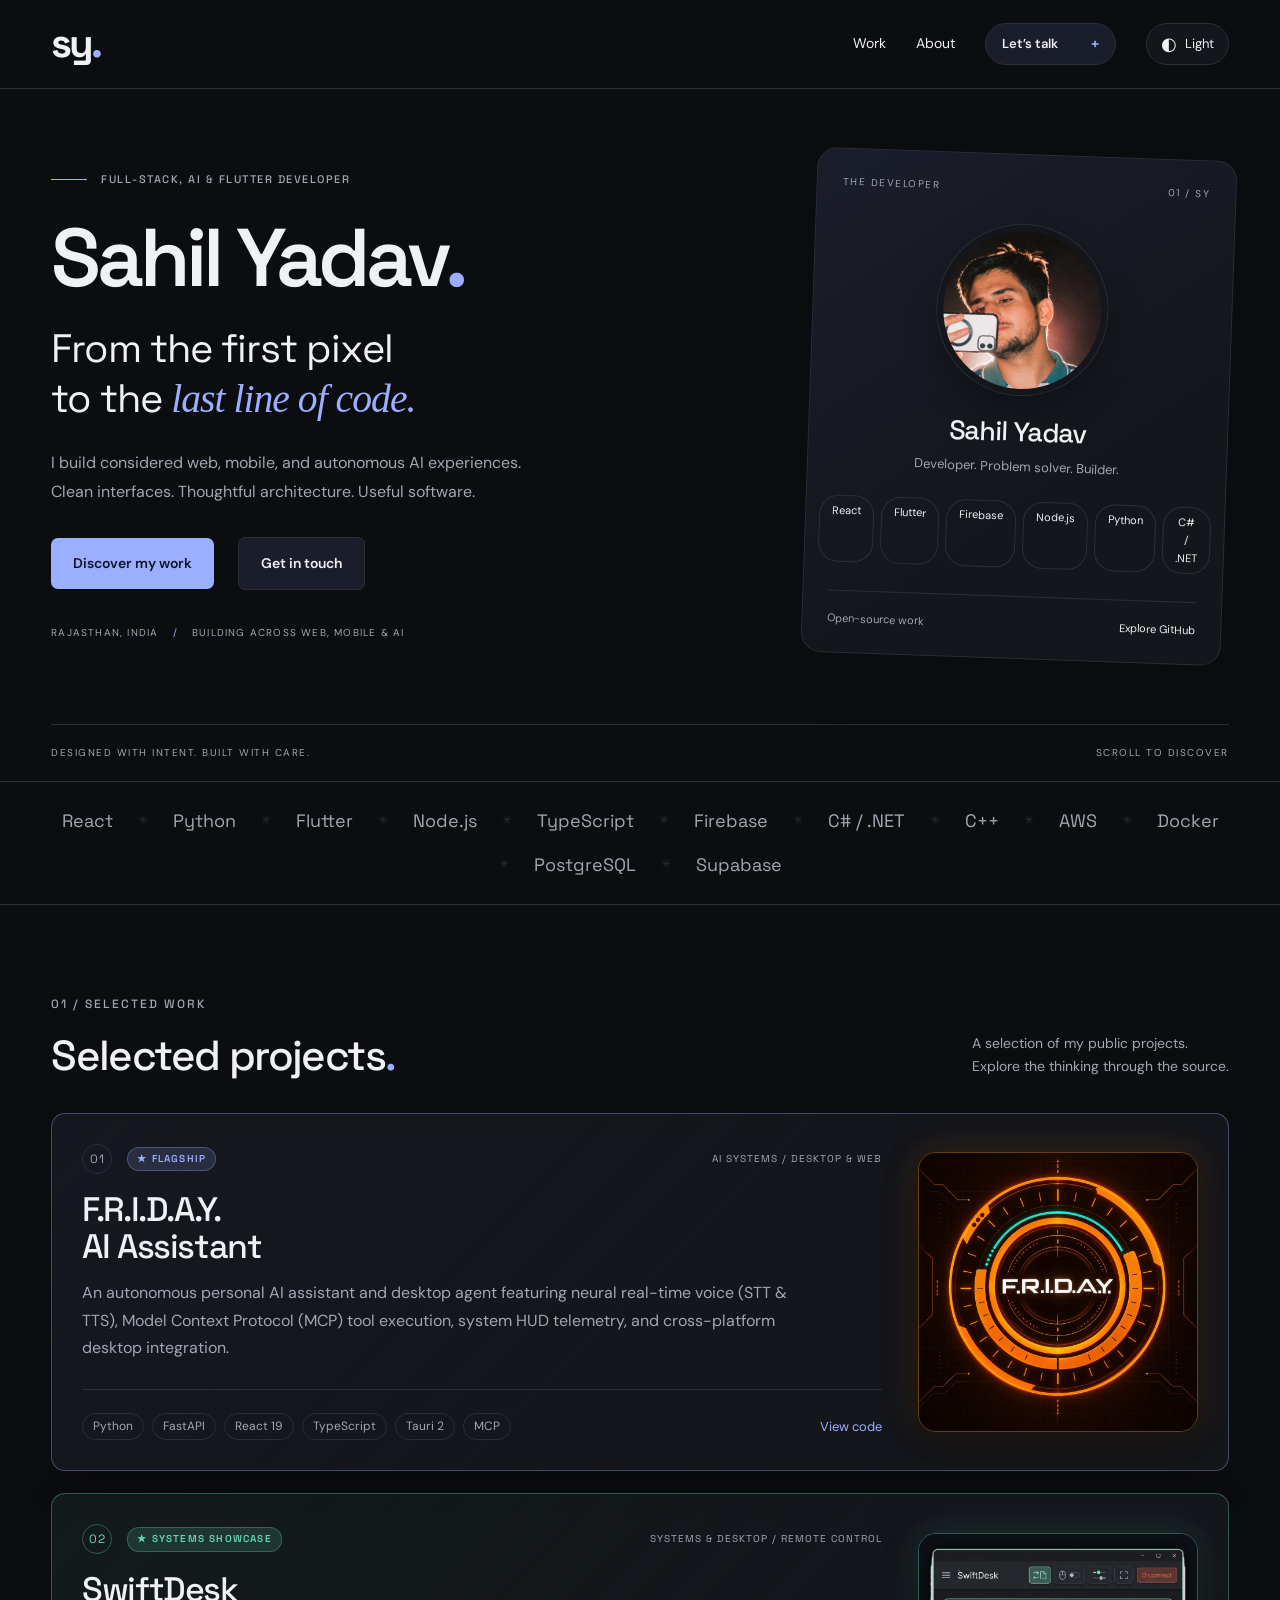
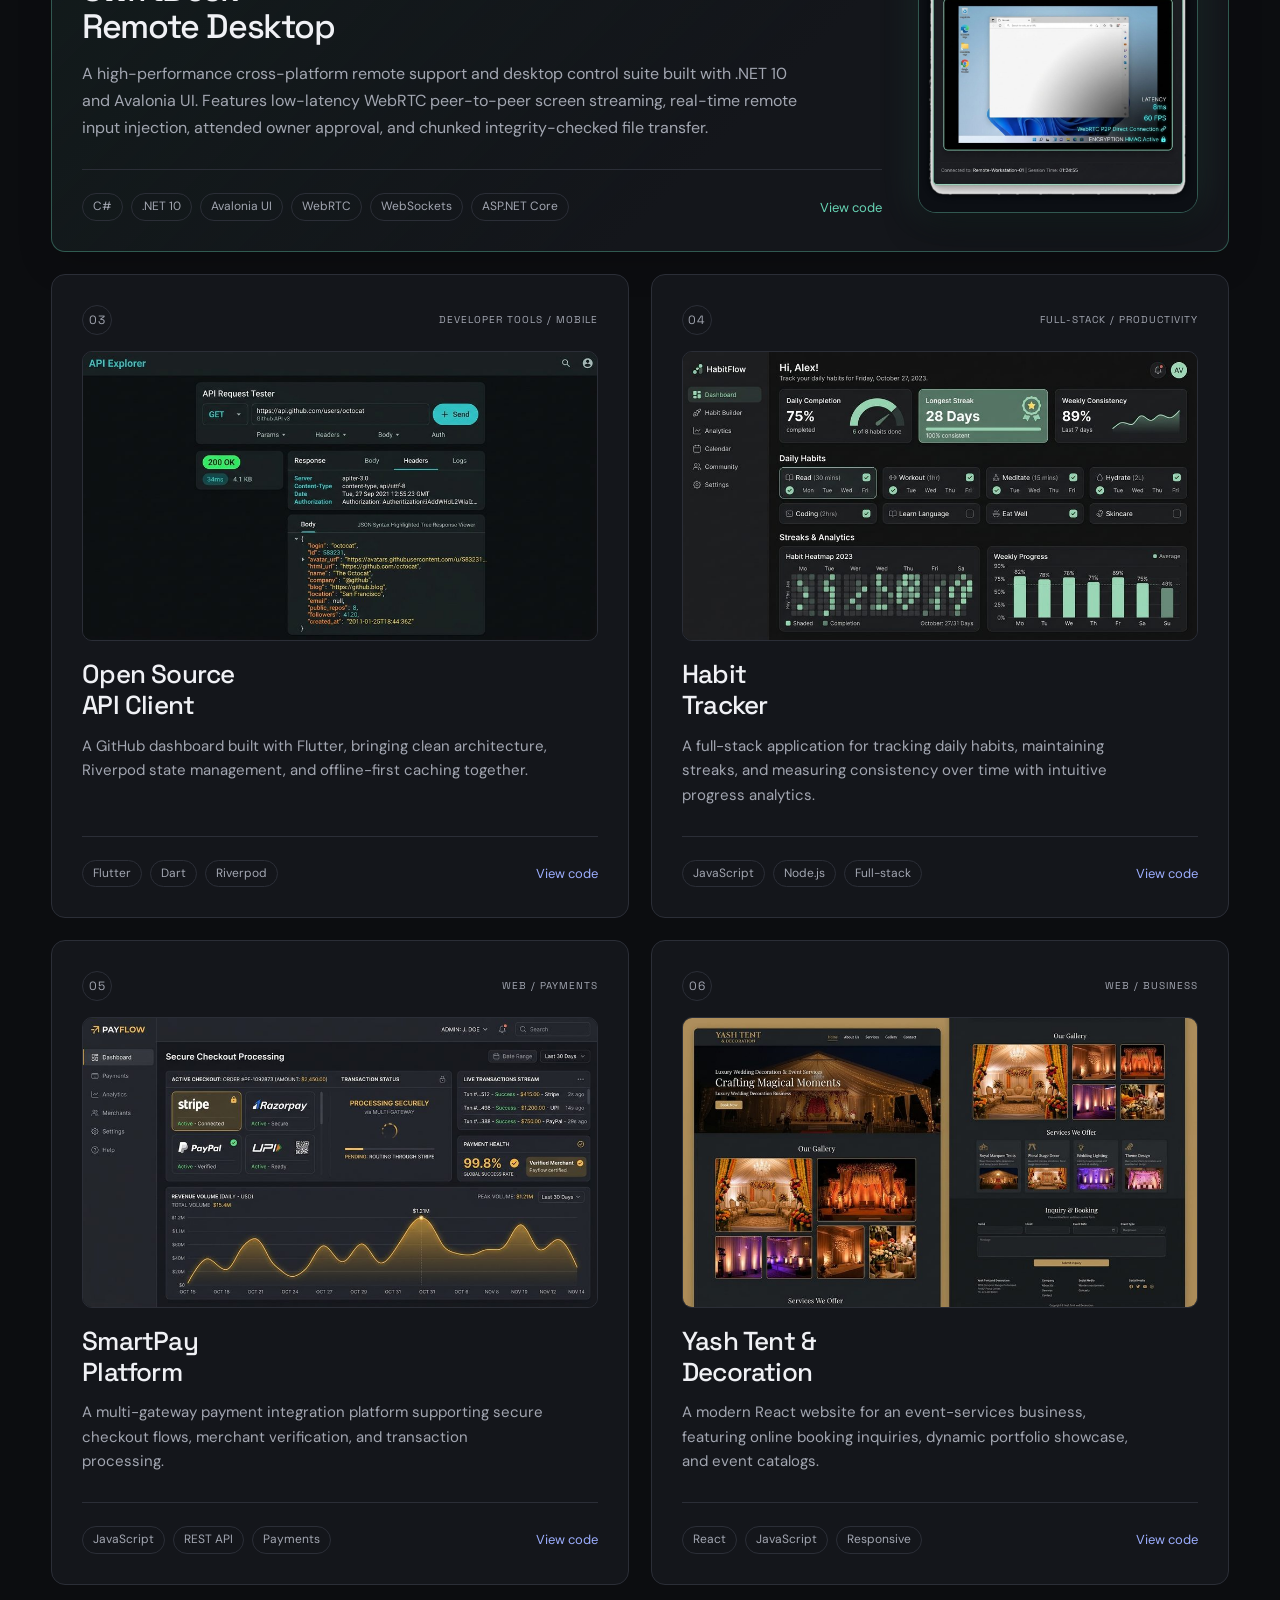
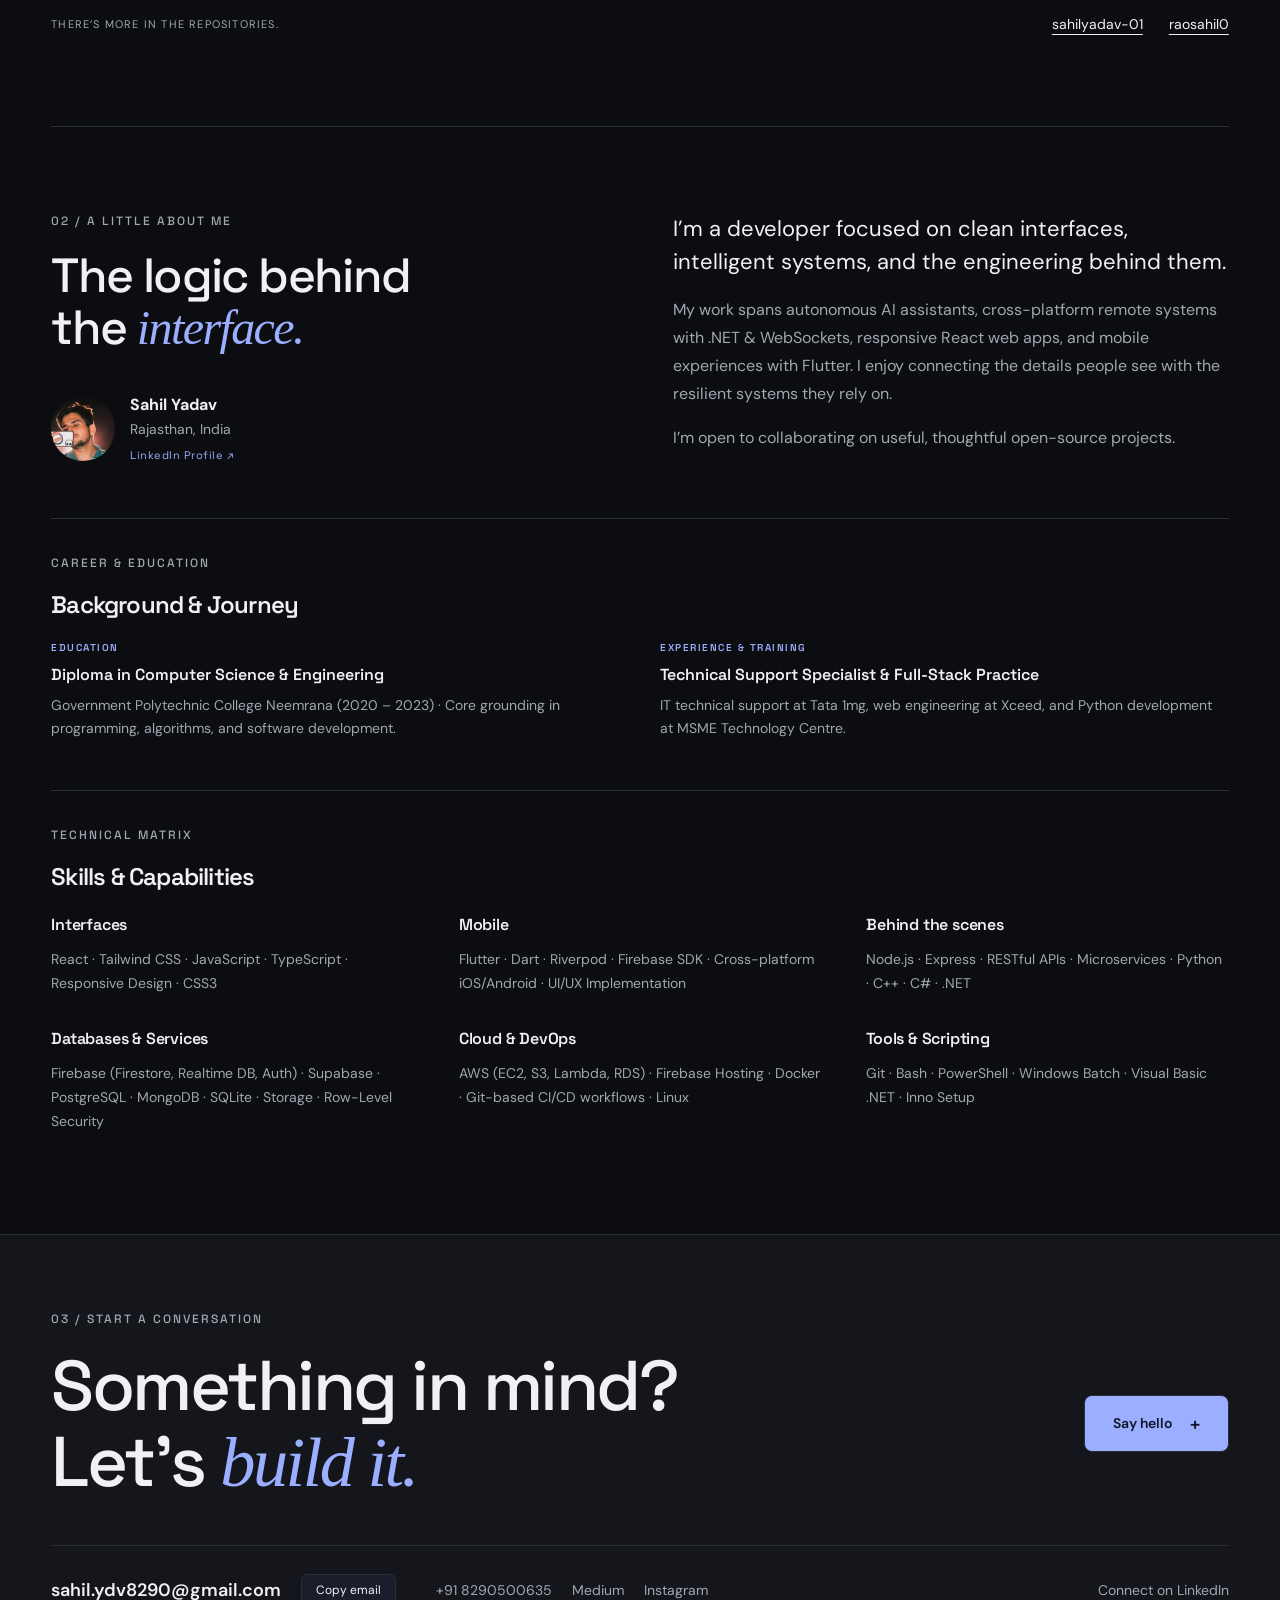
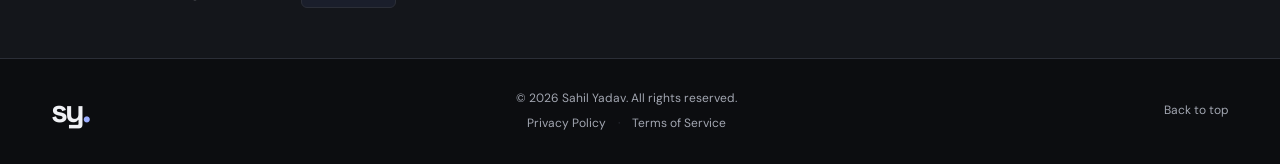
<file: index.html>
<!doctype html>
<html lang="en" data-theme="dark">
<head>
  <meta charset="utf-8">
  <meta name="viewport" content="width=device-width,initial-scale=1">
  <title>Sahil Yadav — Full-Stack, AI Systems &amp; Flutter Developer | Portfolio</title>
  <meta name="description" content="Official portfolio of Sahil Yadav — Full-Stack, AI Systems, and Flutter Developer in Rajasthan, India. Explore autonomous AI agents, SwiftDesk remote desktop, web apps, and open-source software.">
  <meta name="keywords" content="Sahil Yadav, sahil yadav, Sahil Yadav Developer, Sahil Yadav Portfolio, Full Stack Developer, Flutter Developer, AI Engineer, Python FastAPI, React, Node.js, Firebase, Cloud Firestore, C# .NET, Rajasthan India">
  <meta name="author" content="Sahil Yadav">
  <meta name="robots" content="index, follow, max-snippet:-1, max-image-preview:large, max-video-preview:-1">
  <meta name="theme-color" content="#0c0d10">
  <link rel="canonical" href="https://sahilyadav-portfolio.vercel.app/">

  <!-- Google Search Console Verification -->
  <meta name="google-site-verification" content="google6fce84cfe983184e">

  <!-- Open Graph / Facebook / LinkedIn / Discord -->
  <meta property="og:type" content="website">
  <meta property="og:site_name" content="Sahil Yadav Portfolio">
  <meta property="og:url" content="https://sahilyadav-portfolio.vercel.app/">
  <meta property="og:title" content="Sahil Yadav — Full-Stack, AI Systems &amp; Flutter Developer">
  <meta property="og:description" content="Explore autonomous AI assistants, SwiftDesk remote desktop, web applications, and mobile projects built by Sahil Yadav.">
  <meta property="og:image" content="https://sahilyadav-portfolio.vercel.app/assets/friday-core.jpg">
  <meta property="og:image:width" content="1200">
  <meta property="og:image:height" content="1200">
  <meta property="og:image:alt" content="Sahil Yadav Developer Portfolio Showcase">
  <meta property="og:locale" content="en_US">

  <!-- Twitter Card -->
  <meta name="twitter:card" content="summary_large_image">
  <meta name="twitter:url" content="https://sahilyadav-portfolio.vercel.app/">
  <meta name="twitter:title" content="Sahil Yadav — Full-Stack, AI Systems &amp; Flutter Developer">
  <meta name="twitter:description" content="Explore autonomous AI assistants, SwiftDesk remote desktop, web applications, and mobile projects built by Sahil Yadav.">
  <meta name="twitter:image" content="https://sahilyadav-portfolio.vercel.app/assets/friday-core.jpg">

  <!-- Structured Data (JSON-LD) for Search Engines -->
  <script type="application/ld+json">
  {
    "@context": "https://schema.org",
    "@graph": [
      {
        "@type": "WebSite",
        "@id": "https://sahilyadav-portfolio.vercel.app/#website",
        "url": "https://sahilyadav-portfolio.vercel.app/",
        "name": "Sahil Yadav Portfolio",
        "description": "Portfolio of Sahil Yadav — Full-Stack, AI Systems & Flutter Developer",
        "inLanguage": "en-US"
      },
      {
        "@type": "Person",
        "@id": "https://sahilyadav-portfolio.vercel.app/#person",
        "name": "Sahil Yadav",
        "url": "https://sahilyadav-portfolio.vercel.app/",
        "jobTitle": "Full-Stack & AI Systems Developer",
        "sameAs": [
          "https://github.com/sahilyadav-01",
          "https://www.linkedin.com/in/sahil-yadav-54a984214/"
        ],
        "knowsAbout": [
          "Python",
          "FastAPI",
          "React",
          "Flutter",
          "Firebase",
          "Cloud Firestore",
          "Firebase Auth",
          "Firebase Hosting",
          "Node.js",
          "TypeScript",
          "C#",
          ".NET",
          "Docker",
          "AWS",
          "PostgreSQL",
          "Supabase",
          "Model Context Protocol",
          "Autonomous AI Agents"
        ],
        "address": {
          "@type": "PostalAddress",
          "addressRegion": "Rajasthan",
          "addressCountry": "IN"
        }
      },
      {
        "@type": "SoftwareApplication",
        "name": "F.R.I.D.A.Y. AI Assistant",
        "operatingSystem": "Windows, macOS, Linux",
        "applicationCategory": "DeveloperApplication",
        "description": "Autonomous AI assistant and desktop agent with neural voice, MCP tool execution, and system HUD telemetry.",
        "url": "https://github.com/sahilyadav-01/Project-Friday",
        "author": { "@id": "https://sahilyadav-portfolio.vercel.app/#person" }
      },
      {
        "@type": "SoftwareApplication",
        "name": "SwiftDesk Remote Desktop",
        "operatingSystem": "Windows, macOS, Linux",
        "applicationCategory": "NetworkingApplication",
        "description": "Cross-platform high-performance remote desktop suite built with .NET 10, Avalonia UI, and WebRTC streaming.",
        "url": "https://github.com/sahilyadav-01/SwiftDesk",
        "author": { "@id": "https://sahilyadav-portfolio.vercel.app/#person" }
      },
      {
        "@type": "ProfilePage",
        "@id": "https://sahilyadav-portfolio.vercel.app/#profilepage",
        "url": "https://sahilyadav-portfolio.vercel.app/",
        "name": "Sahil Yadav — Developer Profile",
        "mainEntity": {
          "@id": "https://sahilyadav-portfolio.vercel.app/#person"
        }
      }
    ]
  }
  </script>

  <link rel="icon" href="favicon.svg" type="image/svg+xml">
  <!-- Preconnect to Google Fonts -->
  <link rel="preconnect" href="https://fonts.googleapis.com">
  <link rel="preconnect" href="https://fonts.gstatic.com" crossorigin>
  <link rel="stylesheet" href="https://fonts.googleapis.com/css2?family=Caveat:wght@500&family=DM+Sans:wght@400;500;600;700&family=Space+Grotesk:wght@400;500;600;700&display=swap">
  <link rel="stylesheet" href="styles.css">
  <link rel="stylesheet" href="refined.css">
  <script src="script.js?v=2" defer></script>
</head>
<body class="intro-active" id="top">
  <div class="welcome-screen" id="welcome-screen" role="status" aria-label="Welcome. Hello." tabindex="0">
    <div class="welcome-glow welcome-glow-side" aria-hidden="true"></div>
    <div class="welcome-glow welcome-glow-bottom" aria-hidden="true"></div>
    <svg class="welcome-hello" viewBox="0 0 520 210" aria-hidden="true">
      <text class="hello-outline" x="50%" y="68%" text-anchor="middle">Hello</text>
      <text class="hello-fill" x="50%" y="68%" text-anchor="middle">Hello</text>
    </svg>
  </div>
  <a class="skip" href="#main">Skip to content</a>
  <header class="header-bar" id="site-header">
    <div class="header wrap">
      <a class="logo" href="#top" aria-label="Sahil Yadav home">sy<span>.</span></a>
      <nav aria-label="Main navigation"><a href="#work">Work</a><a href="#about">About</a><a class="nav-contact" href="#contact">Let’s talk <span aria-hidden="true">+</span></a><button class="theme-toggle" id="theme-toggle" type="button" aria-label="Switch to light theme" aria-pressed="false"><span aria-hidden="true">◐</span> <span id="theme-label">Light</span></button></nav>
    </div>
  </header>
  <main id="main">
    <section class="hero wrap" aria-labelledby="hero-title">
      <div class="hero-layout">
        <div class="hero-copy">
          <div class="eyebrow"><span class="line"></span> FULL-STACK, AI &amp; FLUTTER DEVELOPER</div>
          <h1 id="hero-title">Sahil Yadav<span class="lime">.</span></h1>
          <p class="hero-statement">From the first pixel<br>to the <span class="serif">last line of code.</span></p>
          <p class="hero-description">I build considered web, mobile, and autonomous AI experiences.<br>Clean interfaces. Thoughtful architecture. Useful software.</p>
          <div class="hero-actions"><a class="button" href="#work">Discover my work</a><a class="secondary-button" href="#contact">Get in touch</a></div>
          <div class="hero-location">RAJASTHAN, INDIA <span> / </span> BUILDING ACROSS WEB, MOBILE &amp; AI</div>
        </div>
        <aside class="profile-card" aria-label="Developer profile">
          <div class="card-caption"><span>THE DEVELOPER</span><span>01 / SY</span></div>
          <img class="profile-avatar" src="assets/sahil-profile-cropped.jpg" alt="Portrait of Sahil Yadav" width="180" height="180" fetchpriority="high" decoding="async">
          <h2>Sahil Yadav</h2><p>Developer. Problem solver. Builder.</p>
          <div class="profile-stack"><span>React</span><span>Flutter</span><span>Firebase</span><span>Node.js</span><span>Python</span><span>C# / .NET</span></div>
          <div class="profile-card-footer"><span>Open-source work</span><a href="https://github.com/sahilyadav-01" target="_blank" rel="noopener noreferrer">Explore GitHub</a></div>
        </aside>
      </div>
      <div class="hero-foot"><span>DESIGNED WITH INTENT. BUILT WITH CARE.</span><span class="scroll-note">SCROLL TO DISCOVER</span></div>
    </section>
    <div class="stack-strip" aria-label="Core technologies"><div class="wrap"><span>React</span><span class="asterisk" aria-hidden="true">✳</span><span>Python</span><span class="asterisk" aria-hidden="true">✳</span><span>Flutter</span><span class="asterisk" aria-hidden="true">✳</span><span>Node.js</span><span class="asterisk" aria-hidden="true">✳</span><span>TypeScript</span><span class="asterisk" aria-hidden="true">✳</span><span>Firebase</span><span class="asterisk" aria-hidden="true">✳</span><span>C# / .NET</span><span class="asterisk" aria-hidden="true">✳</span><span>C++</span><span class="asterisk" aria-hidden="true">✳</span><span>AWS</span><span class="asterisk" aria-hidden="true">✳</span><span>Docker</span><span class="asterisk" aria-hidden="true">✳</span><span>PostgreSQL</span><span class="asterisk" aria-hidden="true">✳</span><span>Supabase</span></div></div>
    <section id="work" class="work wrap" aria-labelledby="work-title">
      <div class="section-head"><div><p class="eyebrow">01 / SELECTED WORK</p><h2 id="work-title">Selected projects<span class="lime">.</span></h2></div><p>A selection of my public projects.<br>Explore the thinking through the source.</p></div>
      <div class="projects">
        <article class="project featured has-media">
          <div class="project-main">
            <div class="project-top"><span class="project-index">01</span><span class="featured-badge">★ FLAGSHIP</span><span class="category">AI SYSTEMS / DESKTOP &amp; WEB</span></div>
            <div class="project-title"><h3>F.R.I.D.A.Y.<br>AI Assistant</h3></div>
            <p>An autonomous personal AI assistant and desktop agent featuring neural real-time voice (STT &amp; TTS), Model Context Protocol (MCP) tool execution, system HUD telemetry, and cross-platform desktop integration.</p>
            <div class="project-bottom"><div class="tags"><span>Python</span><span>FastAPI</span><span>React 19</span><span>TypeScript</span><span>Tauri 2</span><span>MCP</span></div><a href="https://github.com/sahilyadav-01/Project-Friday" target="_blank" rel="noopener noreferrer">View code<span class="sr-only"> for F.R.I.D.A.Y. AI Assistant (opens in a new tab)</span></a></div>
          </div>
          <div class="project-media">
            <img src="assets/friday-core.jpg" alt="F.R.I.D.A.Y. Neural Core HUD Preview" width="280" height="280" loading="lazy" decoding="async">
          </div>
        </article>
        <article class="project featured has-media">
          <div class="project-main">
            <div class="project-top"><span class="project-index">02</span><span class="featured-badge">★ SYSTEMS SHOWCASE</span><span class="category">SYSTEMS &amp; DESKTOP / REMOTE CONTROL</span></div>
            <div class="project-title"><h3>SwiftDesk<br>Remote Desktop</h3></div>
            <p>A high-performance cross-platform remote support and desktop control suite built with .NET 10 and Avalonia UI. Features low-latency WebRTC peer-to-peer screen streaming, real-time remote input injection, attended owner approval, and chunked integrity-checked file transfer.</p>
            <div class="project-bottom"><div class="tags"><span>C#</span><span>.NET 10</span><span>Avalonia UI</span><span>WebRTC</span><span>WebSockets</span><span>ASP.NET Core</span></div><a href="https://github.com/sahilyadav-01/SwiftDesk" target="_blank" rel="noopener noreferrer">View code<span class="sr-only"> for SwiftDesk Remote Desktop (opens in a new tab)</span></a></div>
          </div>
          <div class="project-media">
            <img src="assets/swiftdesk-preview.jpg" alt="SwiftDesk Remote Desktop Session Preview" width="280" height="280" loading="lazy" decoding="async">
          </div>
        </article>
        <article class="project">
          <div class="project-top"><span class="project-index">03</span><span class="category">DEVELOPER TOOLS / MOBILE</span></div>
          <div class="project-thumb">
            <img src="assets/apiclient-preview.jpg" alt="Open Source API Client Preview" width="560" height="315" loading="lazy" decoding="async">
          </div>
          <div class="project-title"><h3>Open Source<br>API Client</h3></div>
          <p>A GitHub dashboard built with Flutter, bringing clean architecture, Riverpod state management, and offline-first caching together.</p>
          <div class="project-bottom"><div class="tags"><span>Flutter</span><span>Dart</span><span>Riverpod</span></div><a href="https://github.com/sahilyadav-01/Open-Source-API-Client" target="_blank" rel="noopener noreferrer">View code<span class="sr-only"> for Open Source API Client (opens in a new tab)</span></a></div>
        </article>
        <article class="project">
          <div class="project-top"><span class="project-index">04</span><span class="category">FULL-STACK / PRODUCTIVITY</span></div>
          <div class="project-thumb">
            <img src="assets/habittracker-preview.jpg" alt="Habit Tracker Dashboard Preview" width="560" height="315" loading="lazy" decoding="async">
          </div>
          <div class="project-title"><h3>Habit<br>Tracker</h3></div>
          <p>A full-stack application for tracking daily habits, maintaining streaks, and measuring consistency over time with intuitive progress analytics.</p>
          <div class="project-bottom"><div class="tags"><span>JavaScript</span><span>Node.js</span><span>Full-stack</span></div><a href="https://github.com/sahilyadav-01/habit-tracker" target="_blank" rel="noopener noreferrer">View code<span class="sr-only"> for Habit Tracker (opens in a new tab)</span></a></div>
        </article>
        <article class="project">
          <div class="project-top"><span class="project-index">05</span><span class="category">WEB / PAYMENTS</span></div>
          <div class="project-thumb">
            <img src="assets/smartpay-preview.jpg" alt="SmartPay Platform Preview" width="560" height="315" loading="lazy" decoding="async">
          </div>
          <div class="project-title"><h3>SmartPay<br>Platform</h3></div>
          <p>A multi-gateway payment integration platform supporting secure checkout flows, merchant verification, and transaction processing.</p>
          <div class="project-bottom"><div class="tags"><span>JavaScript</span><span>REST API</span><span>Payments</span></div><a href="https://github.com/sahilyadav-01/SmartPay-Multi-Gateway-Payment-Integration-Platform" target="_blank" rel="noopener noreferrer">View code<span class="sr-only"> for SmartPay (opens in a new tab)</span></a></div>
        </article>
        <article class="project">
          <div class="project-top"><span class="project-index">06</span><span class="category">WEB / BUSINESS</span></div>
          <div class="project-thumb">
            <img src="assets/yashtent-preview.jpg" alt="Yash Tent &amp; Decoration Website Preview" width="560" height="315" loading="lazy" decoding="async">
          </div>
          <div class="project-title"><h3>Yash Tent &amp;<br>Decoration</h3></div>
          <p>A modern React website for an event-services business, featuring online booking inquiries, dynamic portfolio showcase, and event catalogs.</p>
          <div class="project-bottom"><div class="tags"><span>React</span><span>JavaScript</span><span>Responsive</span></div><a href="https://github.com/sahilyadav-01/Yash-Tent-Light-Decoration" target="_blank" rel="noopener noreferrer">View code<span class="sr-only"> for Yash Tent &amp; Light Decoration (opens in a new tab)</span></a></div>
        </article>
      </div>
      <div class="work-footer"><span>THERE’S MORE IN THE REPOSITORIES.</span><a href="https://github.com/sahilyadav-01" target="_blank" rel="noopener noreferrer">sahilyadav-01</a><a href="https://github.com/raosahil0" target="_blank" rel="noopener noreferrer">raosahil0</a></div>
    </section>
    <section id="about" class="about wrap" aria-labelledby="about-title">
      <div class="about-top">
        <div class="about-intro">
          <p class="eyebrow">02 / A LITTLE ABOUT ME</p>
          <h2 id="about-title">The logic behind<br>the <span class="serif">interface.</span></h2>
          <div class="identity">
            <img src="assets/sahil-profile-cropped.jpg" alt="Portrait of Sahil Yadav" width="64" height="64" loading="lazy" decoding="async">
            <div>
              <strong>Sahil Yadav</strong>
              <span>Rajasthan, India</span>
              <a href="https://www.linkedin.com/in/sahil-yadav-54a984214/" target="_blank" rel="noopener noreferrer" class="identity-badge">LinkedIn Profile ↗</a>
            </div>
          </div>
        </div>
        <div class="about-bio">
          <p class="about-lead">I’m a developer focused on clean interfaces, intelligent systems, and the engineering behind them.</p>
          <p>My work spans autonomous AI assistants, cross-platform remote systems with .NET &amp; WebSockets, responsive React web apps, and mobile experiences with Flutter. I enjoy connecting the details people see with the resilient systems they rely on.</p>
          <p>I’m open to collaborating on useful, thoughtful open-source projects.</p>
        </div>
      </div>

      <div class="about-journey">
        <div class="section-subhead">
          <p class="eyebrow">CAREER &amp; EDUCATION</p>
          <h3>Background &amp; Journey</h3>
        </div>
        <div class="about-journey-grid">
          <div class="journey-item">
            <span class="journey-tag">EDUCATION</span>
            <h4>Diploma in Computer Science &amp; Engineering</h4>
            <p>Government Polytechnic College Neemrana (2020 – 2023) · Core grounding in programming, algorithms, and software development.</p>
          </div>
          <div class="journey-item">
            <span class="journey-tag">EXPERIENCE &amp; TRAINING</span>
            <h4>Technical Support Specialist &amp; Full-Stack Practice</h4>
            <p>IT technical support at Tata 1mg, web engineering at Xceed, and Python development at MSME Technology Centre.</p>
          </div>
        </div>
      </div>

      <div class="about-skills">
        <div class="section-subhead">
          <p class="eyebrow">TECHNICAL MATRIX</p>
          <h3>Skills &amp; Capabilities</h3>
        </div>
        <div class="skills-full">
          <div class="skill-col">
            <div class="skill-group">
              <h4>Interfaces</h4>
              <p>React · Tailwind CSS · JavaScript · TypeScript · Responsive Design · CSS3</p>
            </div>
            <div class="skill-group">
              <h4>Databases &amp; Services</h4>
              <p>Firebase (Firestore, Realtime DB, Auth) · Supabase · PostgreSQL · MongoDB · SQLite · Storage · Row-Level Security</p>
            </div>
          </div>
          <div class="skill-col">
            <div class="skill-group">
              <h4>Mobile</h4>
              <p>Flutter · Dart · Riverpod · Firebase SDK · Cross-platform iOS/Android · UI/UX Implementation</p>
            </div>
            <div class="skill-group">
              <h4>Cloud &amp; DevOps</h4>
              <p>AWS (EC2, S3, Lambda, RDS) · Firebase Hosting · Docker · Git-based CI/CD workflows · Linux</p>
            </div>
          </div>
          <div class="skill-col">
            <div class="skill-group">
              <h4>Behind the scenes</h4>
              <p>Node.js · Express · RESTful APIs · Microservices · Python · C++ · C# · .NET</p>
            </div>
            <div class="skill-group">
              <h4>Tools &amp; Scripting</h4>
              <p>Git · Bash · PowerShell · Windows Batch · Visual Basic .NET · Inno Setup</p>
            </div>
          </div>
        </div>
      </div>
    </section>

    <section id="contact" class="contact" aria-labelledby="contact-title">
      <div class="wrap">
        <p class="eyebrow">03 / START A CONVERSATION</p>
        <div class="contact-heading">
          <h2 id="contact-title">Something in mind?<br>Let’s <span class="serif">build it.</span></h2>
          <a class="contact-button" href="mailto:sahil.ydv8290@gmail.com">Say hello <span aria-hidden="true">+</span></a>
        </div>
        <div class="contact-bottom">
          <a class="email" href="mailto:sahil.ydv8290@gmail.com">sahil.ydv8290@gmail.com</a>
          <button id="copy-email" type="button" aria-label="Copy email address to clipboard">Copy email</button>
          <span id="copy-status" role="status" aria-live="polite"></span>
          <a href="tel:+918290500635">+91 8290500635</a>
          <a href="https://medium.com/@raosahil8290" target="_blank" rel="noopener noreferrer">Medium</a>
          <a href="https://www.instagram.com/raosahil._0/" target="_blank" rel="noopener noreferrer">Instagram</a>
          <a class="linkedin" href="https://www.linkedin.com/in/sahil-yadav-54a984214/" target="_blank" rel="noopener noreferrer">Connect on LinkedIn</a>
        </div>
      </div>
    </section>
  </main>
  <footer class="wrap footer">
    <a class="logo" href="#top" aria-label="Back to top">sy<span>.</span></a>
    <div class="footer-meta">
      <span>© <span id="year">2026</span> Sahil Yadav. All rights reserved.</span>
      <nav class="legal-links" aria-label="Legal navigation">
        <a href="privacy.html">Privacy Policy</a>
        <span class="legal-divider" aria-hidden="true">·</span>
        <a href="terms.html">Terms of Service</a>
      </nav>
    </div>
    <a class="back-to-top" href="#top">Back to top</a>
  </footer>
</body>
</html>
</file>
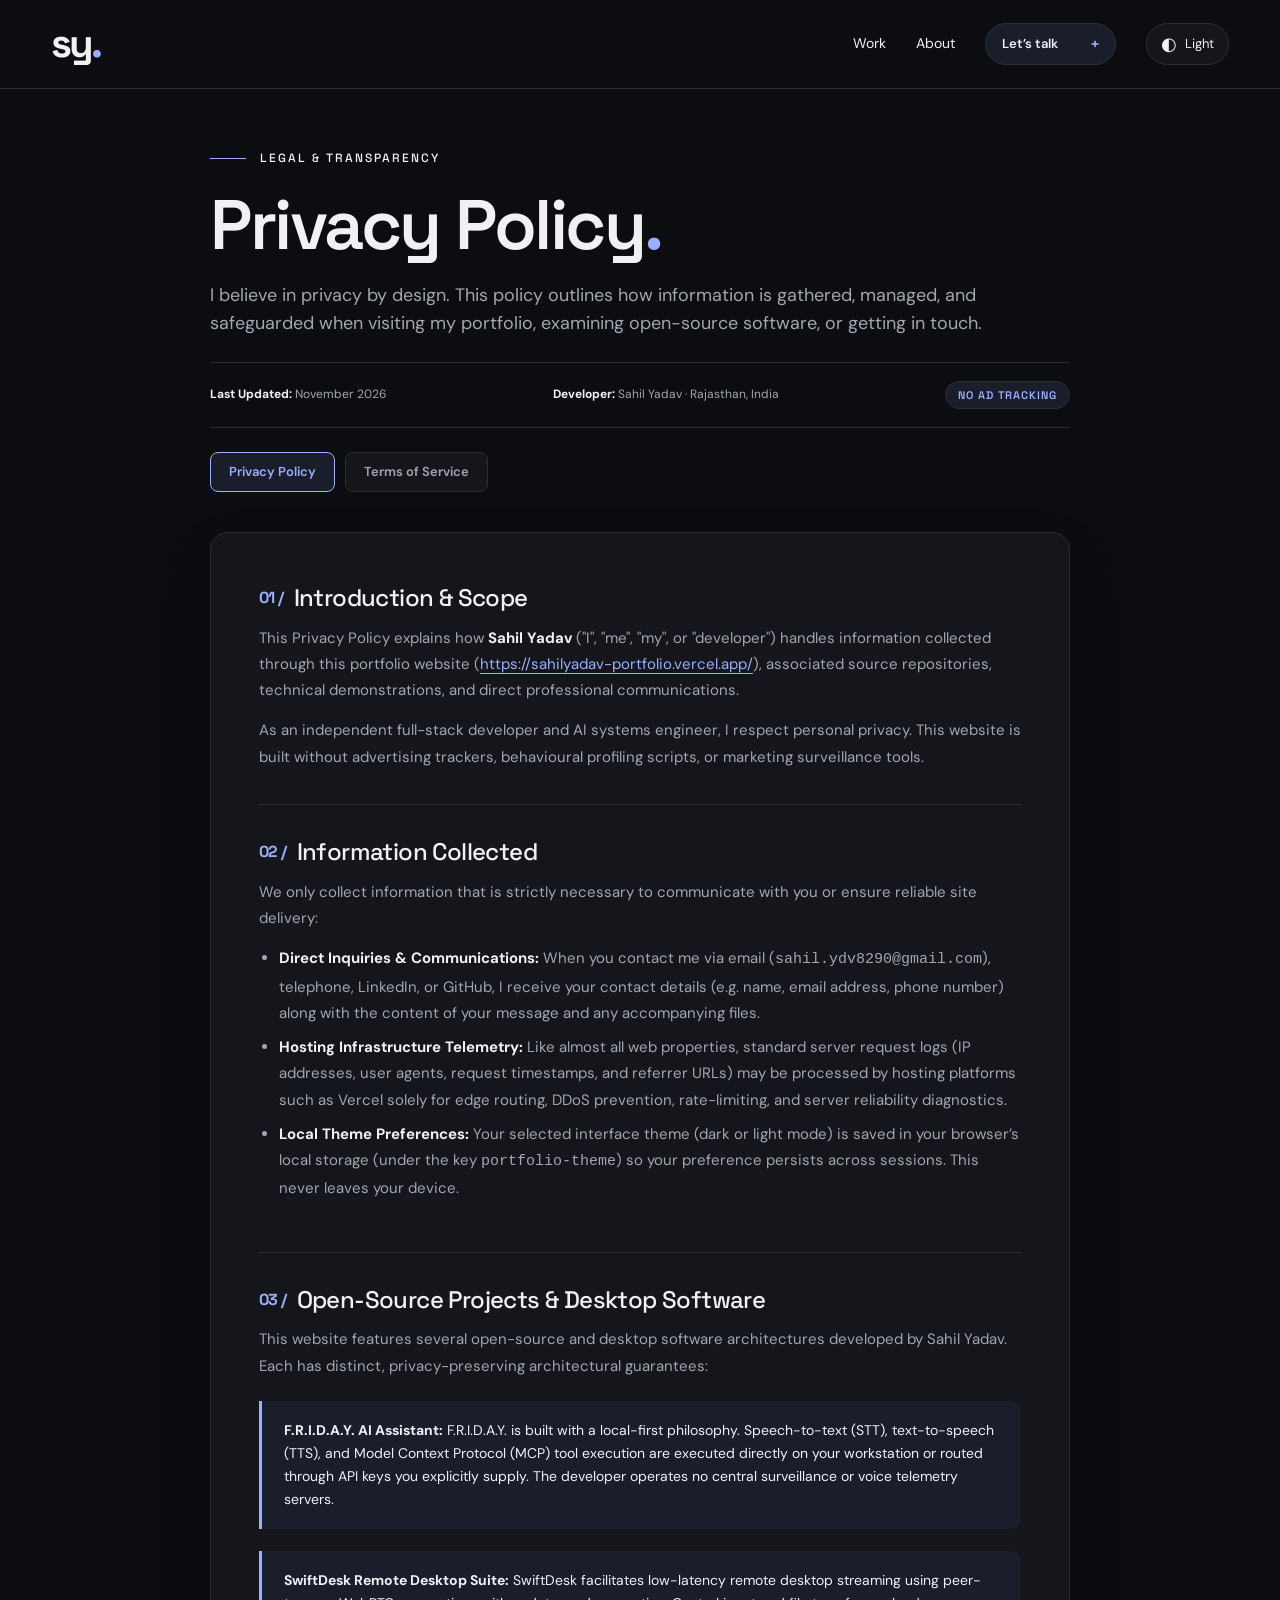
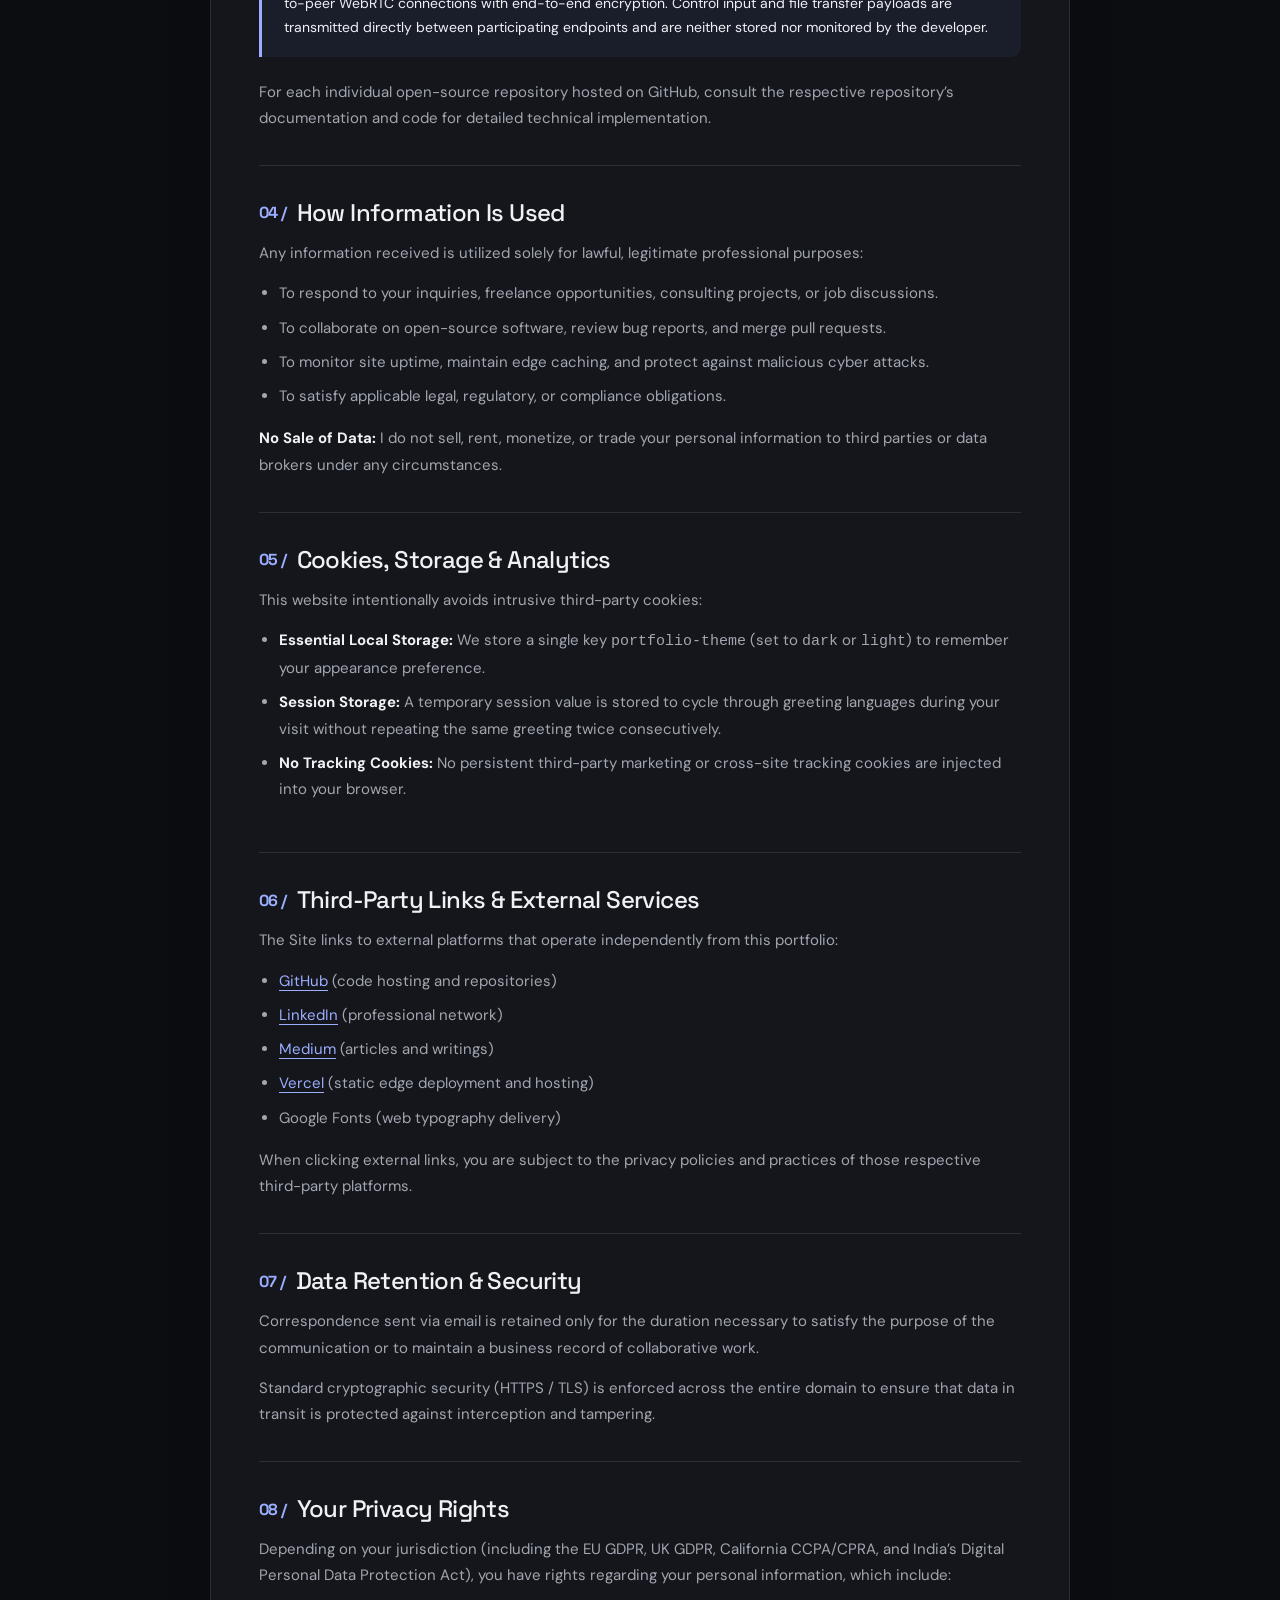
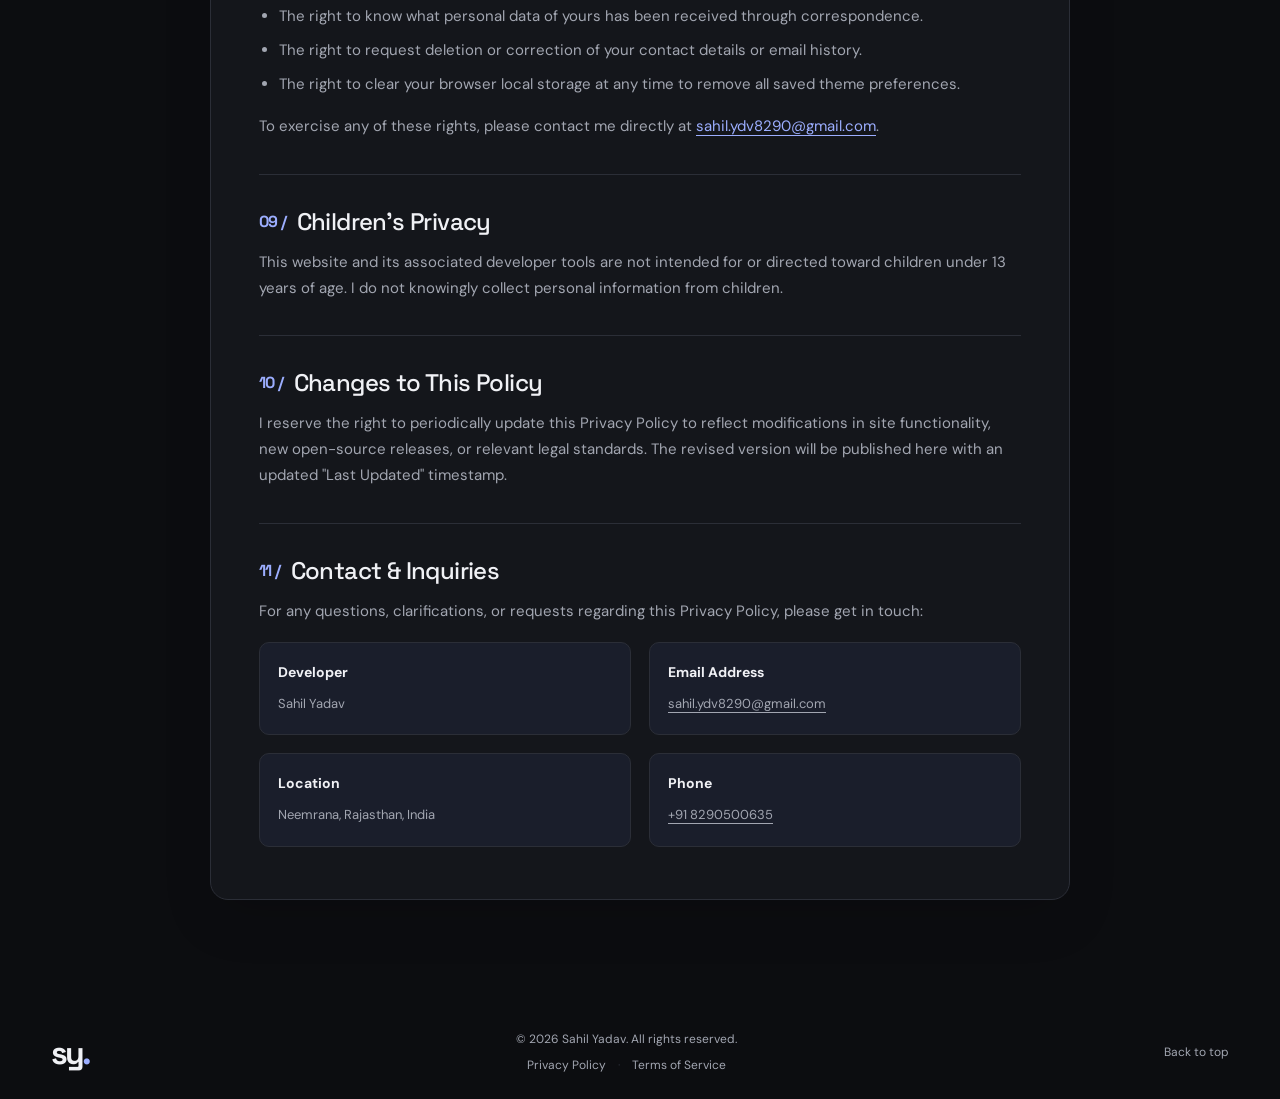
<file: privacy.html>
<!doctype html>
<html lang="en" data-theme="dark">
<head>
  <meta charset="utf-8">
  <meta name="viewport" content="width=device-width,initial-scale=1">
  <title>Privacy Policy — Sahil Yadav | Full-Stack &amp; AI Systems Developer</title>
  <meta name="description" content="Privacy Policy for Sahil Yadav's developer portfolio, open-source software (F.R.I.D.A.Y., SwiftDesk), and developer communications. Clear, transparent, and privacy-respecting.">
  <meta name="author" content="Sahil Yadav">
  <meta name="robots" content="index, follow">
  <meta name="theme-color" content="#101110">
  <link rel="canonical" href="https://sahilyadav-portfolio.vercel.app/privacy.html">

  <!-- Open Graph / Social Cards -->
  <meta property="og:type" content="article">
  <meta property="og:site_name" content="Sahil Yadav Portfolio">
  <meta property="og:url" content="https://sahilyadav-portfolio.vercel.app/privacy.html">
  <meta property="og:title" content="Privacy Policy — Sahil Yadav Developer Portfolio">
  <meta property="og:description" content="Transparent information on how data is handled across Sahil Yadav's portfolio and open-source applications.">
  <meta property="og:image" content="https://sahilyadav-portfolio.vercel.app/assets/friday-core.jpg">

  <!-- Twitter Card -->
  <meta name="twitter:card" content="summary_large_image">
  <meta name="twitter:url" content="https://sahilyadav-portfolio.vercel.app/privacy.html">
  <meta name="twitter:title" content="Privacy Policy — Sahil Yadav Developer Portfolio">
  <meta name="twitter:description" content="Transparent information on how data is handled across Sahil Yadav's portfolio and open-source applications.">
  <meta name="twitter:image" content="https://sahilyadav-portfolio.vercel.app/assets/friday-core.jpg">

  <link rel="icon" href="favicon.svg" type="image/svg+xml">
  <!-- Fonts & Styles -->
  <link rel="preconnect" href="https://fonts.googleapis.com">
  <link rel="preconnect" href="https://fonts.gstatic.com" crossorigin>
  <link rel="stylesheet" href="https://fonts.googleapis.com/css2?family=Caveat:wght@500&family=DM+Sans:wght@400;500;600;700&family=Space+Grotesk:wght@400;500;600;700&display=swap">
  <link rel="stylesheet" href="styles.css">
  <link rel="stylesheet" href="refined.css">
  <script src="script.js?v=2" defer></script>
</head>
<body id="top">
  <a class="skip" href="#main">Skip to content</a>

  <header class="header-bar" id="site-header">
    <div class="header wrap">
      <a class="logo" href="index.html" aria-label="Sahil Yadav home">sy<span>.</span></a>
      <nav aria-label="Main navigation">
        <a href="index.html#work">Work</a>
        <a href="index.html#about">About</a>
        <a class="nav-contact" href="index.html#contact">Let’s talk <span aria-hidden="true">+</span></a>
        <button class="theme-toggle" id="theme-toggle" type="button" aria-label="Switch to light theme" aria-pressed="false">
          <span aria-hidden="true">◐</span> <span id="theme-label">Light</span>
        </button>
      </nav>
    </div>
  </header>

  <main id="main" class="legal-page wrap">
    <div class="legal-header">
      <div class="eyebrow"><span class="line"></span> LEGAL &amp; TRANSPARENCY</div>
      <h1>Privacy Policy<span class="lime">.</span></h1>
      <p class="legal-subtitle">I believe in privacy by design. This policy outlines how information is gathered, managed, and safeguarded when visiting my portfolio, examining open-source software, or getting in touch.</p>

      <div class="legal-meta-bar">
        <div class="legal-meta-item"><strong>Last Updated:</strong> November 2026</div>
        <div class="legal-meta-item"><strong>Developer:</strong> Sahil Yadav · Rajasthan, India</div>
        <span class="legal-badge">NO AD TRACKING</span>
      </div>

      <div class="legal-nav-tabs" aria-label="Legal documents">
        <a href="privacy.html" class="legal-tab active" aria-current="page">Privacy Policy</a>
        <a href="terms.html" class="legal-tab">Terms of Service</a>
      </div>
    </div>

    <article class="legal-content">
      <section>
        <h2><span class="section-num">01 /</span> Introduction &amp; Scope</h2>
        <p>This Privacy Policy explains how <strong>Sahil Yadav</strong> ("I", "me", "my", or "developer") handles information collected through this portfolio website (<a href="https://sahilyadav-portfolio.vercel.app/">https://sahilyadav-portfolio.vercel.app/</a>), associated source repositories, technical demonstrations, and direct professional communications.</p>
        <p>As an independent full-stack developer and AI systems engineer, I respect personal privacy. This website is built without advertising trackers, behavioural profiling scripts, or marketing surveillance tools.</p>
      </section>

      <section>
        <h2><span class="section-num">02 /</span> Information Collected</h2>
        <p>We only collect information that is strictly necessary to communicate with you or ensure reliable site delivery:</p>
        <ul>
          <li><strong>Direct Inquiries &amp; Communications:</strong> When you contact me via email (<code>sahil.ydv8290@gmail.com</code>), telephone, LinkedIn, or GitHub, I receive your contact details (e.g. name, email address, phone number) along with the content of your message and any accompanying files.</li>
          <li><strong>Hosting Infrastructure Telemetry:</strong> Like almost all web properties, standard server request logs (IP addresses, user agents, request timestamps, and referrer URLs) may be processed by hosting platforms such as Vercel solely for edge routing, DDoS prevention, rate-limiting, and server reliability diagnostics.</li>
          <li><strong>Local Theme Preferences:</strong> Your selected interface theme (dark or light mode) is saved in your browser’s local storage (under the key <code>portfolio-theme</code>) so your preference persists across sessions. This never leaves your device.</li>
        </ul>
      </section>

      <section>
        <h2><span class="section-num">03 /</span> Open-Source Projects &amp; Desktop Software</h2>
        <p>This website features several open-source and desktop software architectures developed by Sahil Yadav. Each has distinct, privacy-preserving architectural guarantees:</p>
        <div class="legal-notice-box">
          <p><strong>F.R.I.D.A.Y. AI Assistant:</strong> F.R.I.D.A.Y. is built with a local-first philosophy. Speech-to-text (STT), text-to-speech (TTS), and Model Context Protocol (MCP) tool execution are executed directly on your workstation or routed through API keys you explicitly supply. The developer operates no central surveillance or voice telemetry servers.</p>
        </div>
        <div class="legal-notice-box">
          <p><strong>SwiftDesk Remote Desktop Suite:</strong> SwiftDesk facilitates low-latency remote desktop streaming using peer-to-peer WebRTC connections with end-to-end encryption. Control input and file transfer payloads are transmitted directly between participating endpoints and are neither stored nor monitored by the developer.</p>
        </div>
        <p>For each individual open-source repository hosted on GitHub, consult the respective repository’s documentation and code for detailed technical implementation.</p>
      </section>

      <section>
        <h2><span class="section-num">04 /</span> How Information Is Used</h2>
        <p>Any information received is utilized solely for lawful, legitimate professional purposes:</p>
        <ul>
          <li>To respond to your inquiries, freelance opportunities, consulting projects, or job discussions.</li>
          <li>To collaborate on open-source software, review bug reports, and merge pull requests.</li>
          <li>To monitor site uptime, maintain edge caching, and protect against malicious cyber attacks.</li>
          <li>To satisfy applicable legal, regulatory, or compliance obligations.</li>
        </ul>
        <p><strong>No Sale of Data:</strong> I do not sell, rent, monetize, or trade your personal information to third parties or data brokers under any circumstances.</p>
      </section>

      <section>
        <h2><span class="section-num">05 /</span> Cookies, Storage &amp; Analytics</h2>
        <p>This website intentionally avoids intrusive third-party cookies:</p>
        <ul>
          <li><strong>Essential Local Storage:</strong> We store a single key <code>portfolio-theme</code> (set to <code>dark</code> or <code>light</code>) to remember your appearance preference.</li>
          <li><strong>Session Storage:</strong> A temporary session value is stored to cycle through greeting languages during your visit without repeating the same greeting twice consecutively.</li>
          <li><strong>No Tracking Cookies:</strong> No persistent third-party marketing or cross-site tracking cookies are injected into your browser.</li>
        </ul>
      </section>

      <section>
        <h2><span class="section-num">06 /</span> Third-Party Links &amp; External Services</h2>
        <p>The Site links to external platforms that operate independently from this portfolio:</p>
        <ul>
          <li><a href="https://github.com/sahilyadav-01" target="_blank" rel="noopener noreferrer">GitHub</a> (code hosting and repositories)</li>
          <li><a href="https://www.linkedin.com/in/sahil-yadav-54a984214/" target="_blank" rel="noopener noreferrer">LinkedIn</a> (professional network)</li>
          <li><a href="https://medium.com/@raosahil8290" target="_blank" rel="noopener noreferrer">Medium</a> (articles and writings)</li>
          <li><a href="https://vercel.com" target="_blank" rel="noopener noreferrer">Vercel</a> (static edge deployment and hosting)</li>
          <li>Google Fonts (web typography delivery)</li>
        </ul>
        <p>When clicking external links, you are subject to the privacy policies and practices of those respective third-party platforms.</p>
      </section>

      <section>
        <h2><span class="section-num">07 /</span> Data Retention &amp; Security</h2>
        <p>Correspondence sent via email is retained only for the duration necessary to satisfy the purpose of the communication or to maintain a business record of collaborative work.</p>
        <p>Standard cryptographic security (HTTPS / TLS) is enforced across the entire domain to ensure that data in transit is protected against interception and tampering.</p>
      </section>

      <section>
        <h2><span class="section-num">08 /</span> Your Privacy Rights</h2>
        <p>Depending on your jurisdiction (including the EU GDPR, UK GDPR, California CCPA/CPRA, and India’s Digital Personal Data Protection Act), you have rights regarding your personal information, which include:</p>
        <ul>
          <li>The right to know what personal data of yours has been received through correspondence.</li>
          <li>The right to request deletion or correction of your contact details or email history.</li>
          <li>The right to clear your browser local storage at any time to remove all saved theme preferences.</li>
        </ul>
        <p>To exercise any of these rights, please contact me directly at <a href="mailto:sahil.ydv8290@gmail.com">sahil.ydv8290@gmail.com</a>.</p>
      </section>

      <section>
        <h2><span class="section-num">09 /</span> Children’s Privacy</h2>
        <p>This website and its associated developer tools are not intended for or directed toward children under 13 years of age. I do not knowingly collect personal information from children.</p>
      </section>

      <section>
        <h2><span class="section-num">10 /</span> Changes to This Policy</h2>
        <p>I reserve the right to periodically update this Privacy Policy to reflect modifications in site functionality, new open-source releases, or relevant legal standards. The revised version will be published here with an updated "Last Updated" timestamp.</p>
      </section>

      <section>
        <h2><span class="section-num">11 /</span> Contact &amp; Inquiries</h2>
        <p>For any questions, clarifications, or requests regarding this Privacy Policy, please get in touch:</p>
        <div class="legal-contact-grid">
          <div class="legal-contact-card">
            <strong>Developer</strong>
            <span>Sahil Yadav</span>
          </div>
          <div class="legal-contact-card">
            <strong>Email Address</strong>
            <a href="mailto:sahil.ydv8290@gmail.com">sahil.ydv8290@gmail.com</a>
          </div>
          <div class="legal-contact-card">
            <strong>Location</strong>
            <span>Neemrana, Rajasthan, India</span>
          </div>
          <div class="legal-contact-card">
            <strong>Phone</strong>
            <a href="tel:+918290500635">+91 8290500635</a>
          </div>
        </div>
      </section>
    </article>
  </main>

  <footer class="wrap footer">
    <a class="logo" href="index.html" aria-label="Sahil Yadav home">sy<span>.</span></a>
    <div class="footer-meta">
      <span>© <span id="year">2026</span> Sahil Yadav. All rights reserved.</span>
      <nav class="legal-links" aria-label="Legal navigation">
        <a href="privacy.html" aria-current="page">Privacy Policy</a>
        <span class="legal-divider" aria-hidden="true">·</span>
        <a href="terms.html">Terms of Service</a>
      </nav>
    </div>
    <a class="back-to-top" href="#top">Back to top</a>
  </footer>
</body>
</html>
</file>
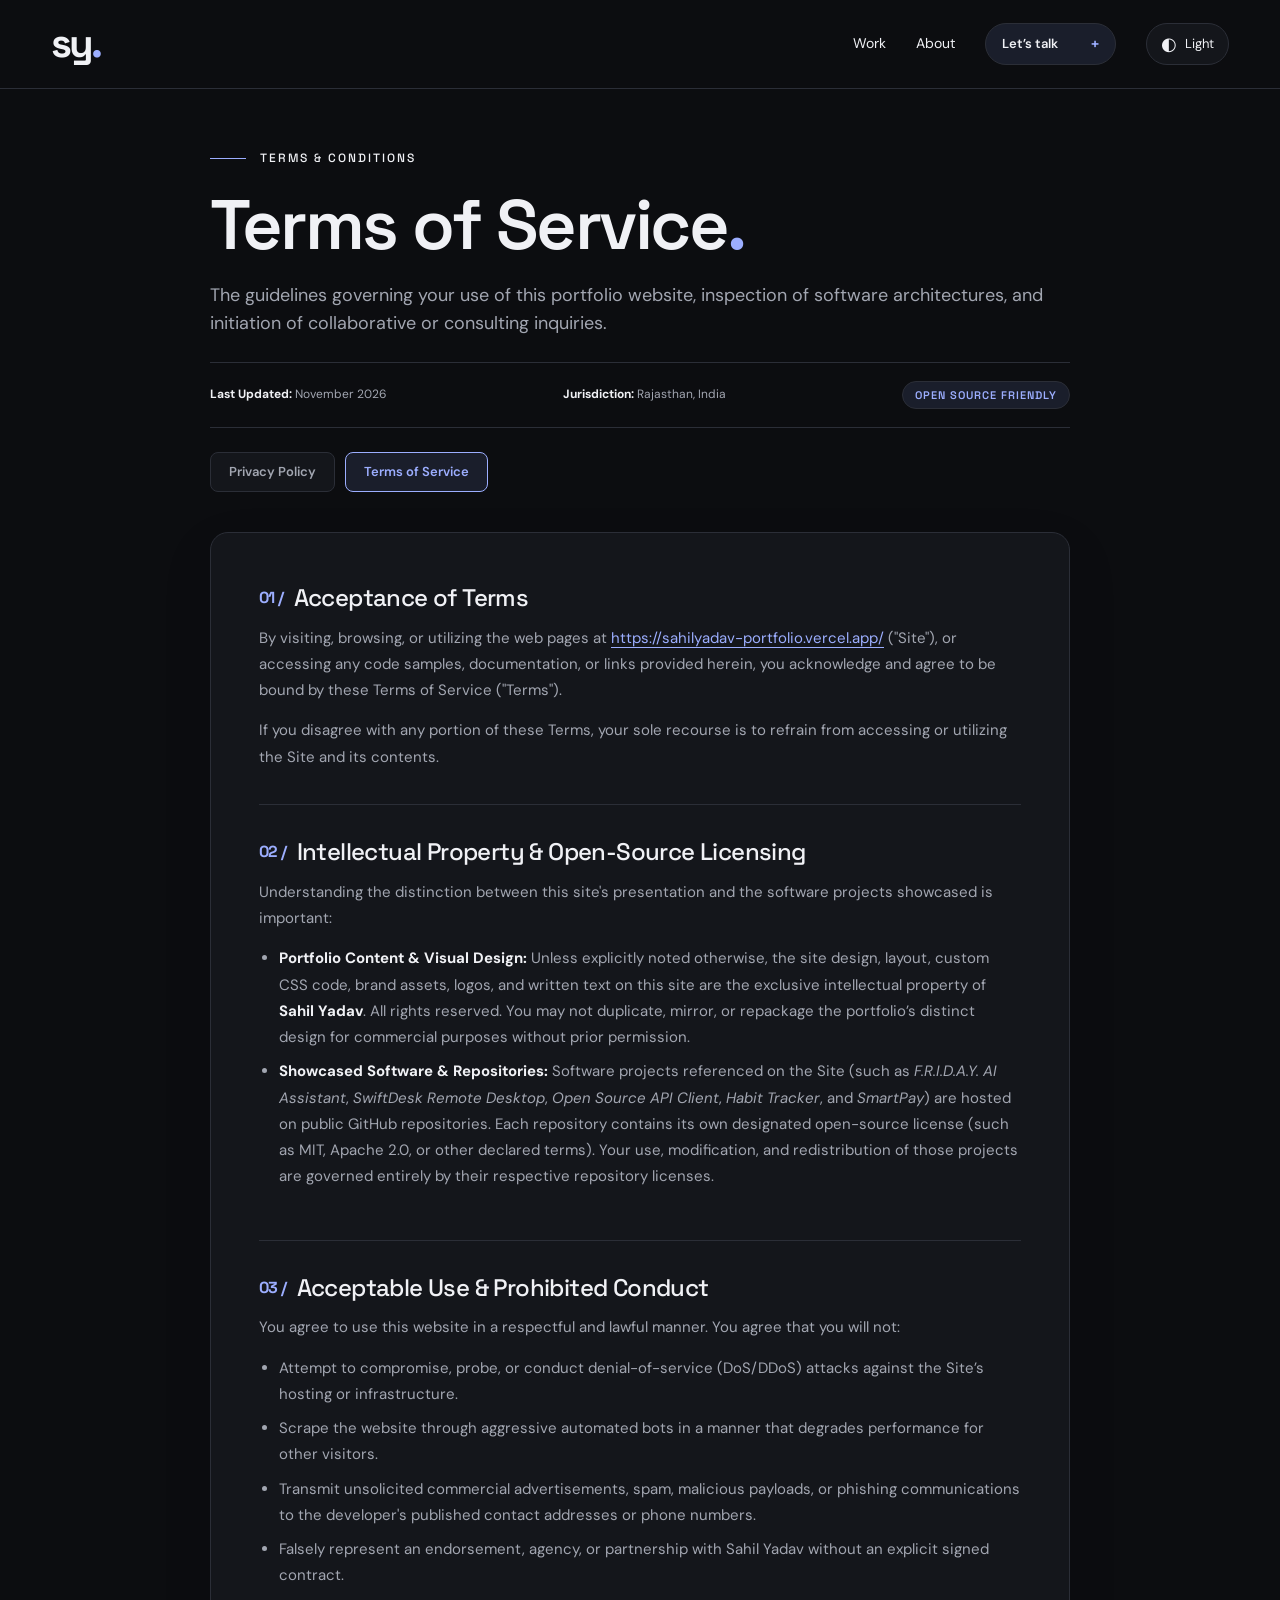
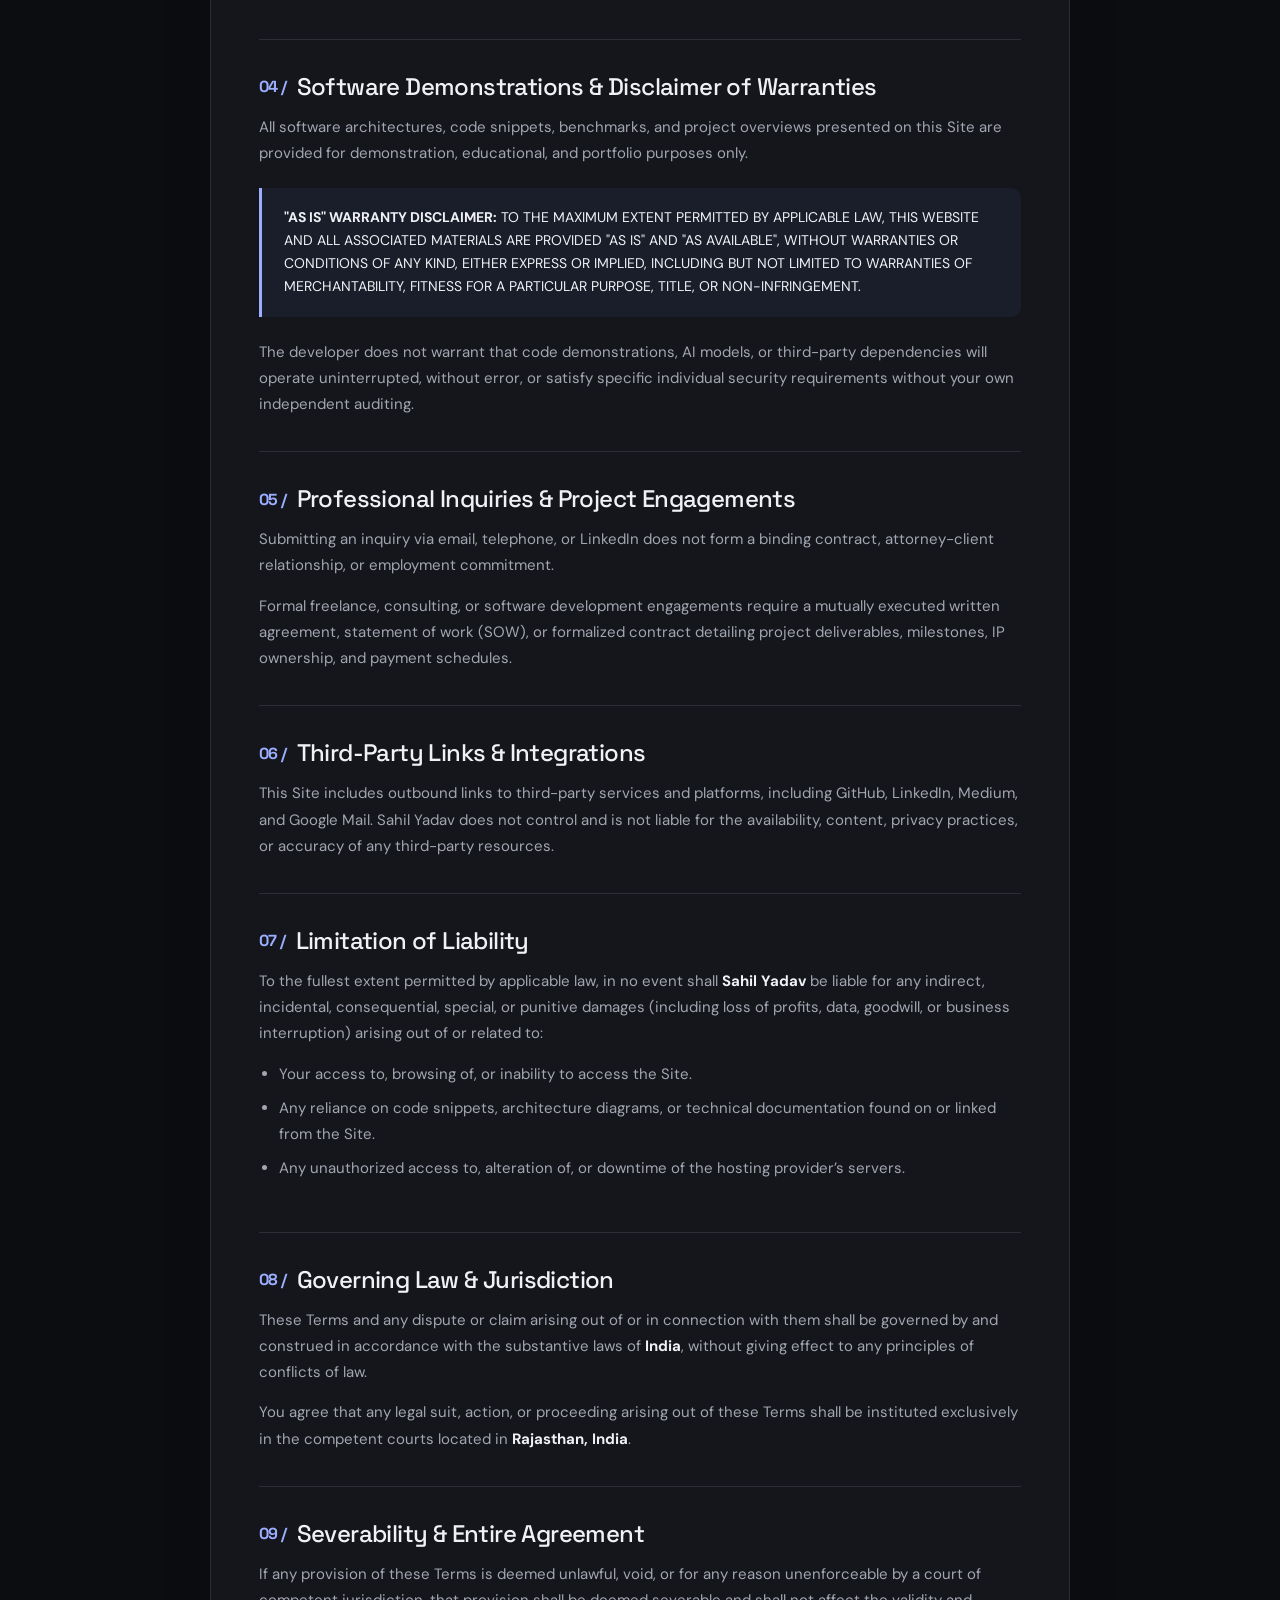
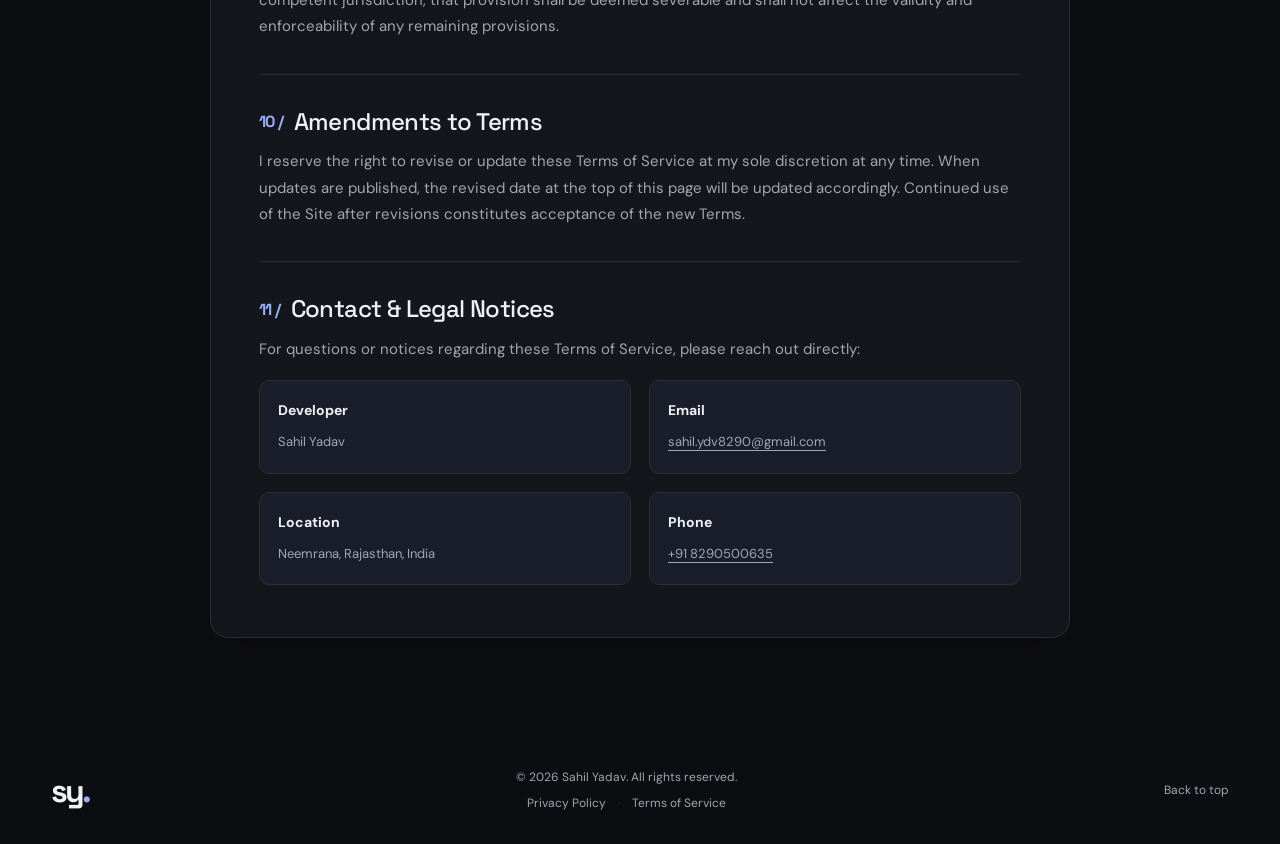
<file: terms.html>
<!doctype html>
<html lang="en" data-theme="dark">
<head>
  <meta charset="utf-8">
  <meta name="viewport" content="width=device-width,initial-scale=1">
  <title>Terms of Service — Sahil Yadav | Full-Stack &amp; AI Systems Developer</title>
  <meta name="description" content="Terms of Service for Sahil Yadav's developer portfolio, open-source projects, and technical consulting inquiries. Clear terms and licensing boundaries.">
  <meta name="author" content="Sahil Yadav">
  <meta name="robots" content="index, follow">
  <meta name="theme-color" content="#101110">
  <link rel="canonical" href="https://sahilyadav-portfolio.vercel.app/terms.html">

  <!-- Open Graph / Social Cards -->
  <meta property="og:type" content="article">
  <meta property="og:site_name" content="Sahil Yadav Portfolio">
  <meta property="og:url" content="https://sahilyadav-portfolio.vercel.app/terms.html">
  <meta property="og:title" content="Terms of Service — Sahil Yadav Developer Portfolio">
  <meta property="og:description" content="Clear terms and licensing rules for browsing Sahil Yadav's portfolio and using open-source projects.">
  <meta property="og:image" content="https://sahilyadav-portfolio.vercel.app/assets/friday-core.jpg">

  <!-- Twitter Card -->
  <meta name="twitter:card" content="summary_large_image">
  <meta name="twitter:url" content="https://sahilyadav-portfolio.vercel.app/terms.html">
  <meta name="twitter:title" content="Terms of Service — Sahil Yadav Developer Portfolio">
  <meta name="twitter:description" content="Clear terms and licensing rules for browsing Sahil Yadav's portfolio and using open-source projects.">
  <meta name="twitter:image" content="https://sahilyadav-portfolio.vercel.app/assets/friday-core.jpg">

  <link rel="icon" href="favicon.svg" type="image/svg+xml">
  <!-- Fonts & Styles -->
  <link rel="preconnect" href="https://fonts.googleapis.com">
  <link rel="preconnect" href="https://fonts.gstatic.com" crossorigin>
  <link rel="stylesheet" href="https://fonts.googleapis.com/css2?family=Caveat:wght@500&family=DM+Sans:wght@400;500;600;700&family=Space+Grotesk:wght@400;500;600;700&display=swap">
  <link rel="stylesheet" href="styles.css">
  <link rel="stylesheet" href="refined.css">
  <script src="script.js?v=2" defer></script>
</head>
<body id="top">
  <a class="skip" href="#main">Skip to content</a>

  <header class="header-bar" id="site-header">
    <div class="header wrap">
      <a class="logo" href="index.html" aria-label="Sahil Yadav home">sy<span>.</span></a>
      <nav aria-label="Main navigation">
        <a href="index.html#work">Work</a>
        <a href="index.html#about">About</a>
        <a class="nav-contact" href="index.html#contact">Let’s talk <span aria-hidden="true">+</span></a>
        <button class="theme-toggle" id="theme-toggle" type="button" aria-label="Switch to light theme" aria-pressed="false">
          <span aria-hidden="true">◐</span> <span id="theme-label">Light</span>
        </button>
      </nav>
    </div>
  </header>

  <main id="main" class="legal-page wrap">
    <div class="legal-header">
      <div class="eyebrow"><span class="line"></span> TERMS &amp; CONDITIONS</div>
      <h1>Terms of Service<span class="lime">.</span></h1>
      <p class="legal-subtitle">The guidelines governing your use of this portfolio website, inspection of software architectures, and initiation of collaborative or consulting inquiries.</p>

      <div class="legal-meta-bar">
        <div class="legal-meta-item"><strong>Last Updated:</strong> November 2026</div>
        <div class="legal-meta-item"><strong>Jurisdiction:</strong> Rajasthan, India</div>
        <span class="legal-badge">OPEN SOURCE FRIENDLY</span>
      </div>

      <div class="legal-nav-tabs" aria-label="Legal documents">
        <a href="privacy.html" class="legal-tab">Privacy Policy</a>
        <a href="terms.html" class="legal-tab active" aria-current="page">Terms of Service</a>
      </div>
    </div>

    <article class="legal-content">
      <section>
        <h2><span class="section-num">01 /</span> Acceptance of Terms</h2>
        <p>By visiting, browsing, or utilizing the web pages at <a href="https://sahilyadav-portfolio.vercel.app/">https://sahilyadav-portfolio.vercel.app/</a> ("Site"), or accessing any code samples, documentation, or links provided herein, you acknowledge and agree to be bound by these Terms of Service ("Terms").</p>
        <p>If you disagree with any portion of these Terms, your sole recourse is to refrain from accessing or utilizing the Site and its contents.</p>
      </section>

      <section>
        <h2><span class="section-num">02 /</span> Intellectual Property &amp; Open-Source Licensing</h2>
        <p>Understanding the distinction between this site's presentation and the software projects showcased is important:</p>
        <ul>
          <li><strong>Portfolio Content &amp; Visual Design:</strong> Unless explicitly noted otherwise, the site design, layout, custom CSS code, brand assets, logos, and written text on this site are the exclusive intellectual property of <strong>Sahil Yadav</strong>. All rights reserved. You may not duplicate, mirror, or repackage the portfolio’s distinct design for commercial purposes without prior permission.</li>
          <li><strong>Showcased Software &amp; Repositories:</strong> Software projects referenced on the Site (such as <em>F.R.I.D.A.Y. AI Assistant</em>, <em>SwiftDesk Remote Desktop</em>, <em>Open Source API Client</em>, <em>Habit Tracker</em>, and <em>SmartPay</em>) are hosted on public GitHub repositories. Each repository contains its own designated open-source license (such as MIT, Apache 2.0, or other declared terms). Your use, modification, and redistribution of those projects are governed entirely by their respective repository licenses.</li>
        </ul>
      </section>

      <section>
        <h2><span class="section-num">03 /</span> Acceptable Use &amp; Prohibited Conduct</h2>
        <p>You agree to use this website in a respectful and lawful manner. You agree that you will not:</p>
        <ul>
          <li>Attempt to compromise, probe, or conduct denial-of-service (DoS/DDoS) attacks against the Site’s hosting or infrastructure.</li>
          <li>Scrape the website through aggressive automated bots in a manner that degrades performance for other visitors.</li>
          <li>Transmit unsolicited commercial advertisements, spam, malicious payloads, or phishing communications to the developer's published contact addresses or phone numbers.</li>
          <li>Falsely represent an endorsement, agency, or partnership with Sahil Yadav without an explicit signed contract.</li>
        </ul>
      </section>

      <section>
        <h2><span class="section-num">04 /</span> Software Demonstrations &amp; Disclaimer of Warranties</h2>
        <p>All software architectures, code snippets, benchmarks, and project overviews presented on this Site are provided for demonstration, educational, and portfolio purposes only.</p>
        <div class="legal-notice-box">
          <p><strong>"AS IS" WARRANTY DISCLAIMER:</strong> TO THE MAXIMUM EXTENT PERMITTED BY APPLICABLE LAW, THIS WEBSITE AND ALL ASSOCIATED MATERIALS ARE PROVIDED "AS IS" AND "AS AVAILABLE", WITHOUT WARRANTIES OR CONDITIONS OF ANY KIND, EITHER EXPRESS OR IMPLIED, INCLUDING BUT NOT LIMITED TO WARRANTIES OF MERCHANTABILITY, FITNESS FOR A PARTICULAR PURPOSE, TITLE, OR NON-INFRINGEMENT.</p>
        </div>
        <p>The developer does not warrant that code demonstrations, AI models, or third-party dependencies will operate uninterrupted, without error, or satisfy specific individual security requirements without your own independent auditing.</p>
      </section>

      <section>
        <h2><span class="section-num">05 /</span> Professional Inquiries &amp; Project Engagements</h2>
        <p>Submitting an inquiry via email, telephone, or LinkedIn does not form a binding contract, attorney-client relationship, or employment commitment.</p>
        <p>Formal freelance, consulting, or software development engagements require a mutually executed written agreement, statement of work (SOW), or formalized contract detailing project deliverables, milestones, IP ownership, and payment schedules.</p>
      </section>

      <section>
        <h2><span class="section-num">06 /</span> Third-Party Links &amp; Integrations</h2>
        <p>This Site includes outbound links to third-party services and platforms, including GitHub, LinkedIn, Medium, and Google Mail. Sahil Yadav does not control and is not liable for the availability, content, privacy practices, or accuracy of any third-party resources.</p>
      </section>

      <section>
        <h2><span class="section-num">07 /</span> Limitation of Liability</h2>
        <p>To the fullest extent permitted by applicable law, in no event shall <strong>Sahil Yadav</strong> be liable for any indirect, incidental, consequential, special, or punitive damages (including loss of profits, data, goodwill, or business interruption) arising out of or related to:</p>
        <ul>
          <li>Your access to, browsing of, or inability to access the Site.</li>
          <li>Any reliance on code snippets, architecture diagrams, or technical documentation found on or linked from the Site.</li>
          <li>Any unauthorized access to, alteration of, or downtime of the hosting provider’s servers.</li>
        </ul>
      </section>

      <section>
        <h2><span class="section-num">08 /</span> Governing Law &amp; Jurisdiction</h2>
        <p>These Terms and any dispute or claim arising out of or in connection with them shall be governed by and construed in accordance with the substantive laws of <strong>India</strong>, without giving effect to any principles of conflicts of law.</p>
        <p>You agree that any legal suit, action, or proceeding arising out of these Terms shall be instituted exclusively in the competent courts located in <strong>Rajasthan, India</strong>.</p>
      </section>

      <section>
        <h2><span class="section-num">09 /</span> Severability &amp; Entire Agreement</h2>
        <p>If any provision of these Terms is deemed unlawful, void, or for any reason unenforceable by a court of competent jurisdiction, that provision shall be deemed severable and shall not affect the validity and enforceability of any remaining provisions.</p>
      </section>

      <section>
        <h2><span class="section-num">10 /</span> Amendments to Terms</h2>
        <p>I reserve the right to revise or update these Terms of Service at my sole discretion at any time. When updates are published, the revised date at the top of this page will be updated accordingly. Continued use of the Site after revisions constitutes acceptance of the new Terms.</p>
      </section>

      <section>
        <h2><span class="section-num">11 /</span> Contact &amp; Legal Notices</h2>
        <p>For questions or notices regarding these Terms of Service, please reach out directly:</p>
        <div class="legal-contact-grid">
          <div class="legal-contact-card">
            <strong>Developer</strong>
            <span>Sahil Yadav</span>
          </div>
          <div class="legal-contact-card">
            <strong>Email</strong>
            <a href="mailto:sahil.ydv8290@gmail.com">sahil.ydv8290@gmail.com</a>
          </div>
          <div class="legal-contact-card">
            <strong>Location</strong>
            <span>Neemrana, Rajasthan, India</span>
          </div>
          <div class="legal-contact-card">
            <strong>Phone</strong>
            <a href="tel:+918290500635">+91 8290500635</a>
          </div>
        </div>
      </section>
    </article>
  </main>

  <footer class="wrap footer">
    <a class="logo" href="index.html" aria-label="Sahil Yadav home">sy<span>.</span></a>
    <div class="footer-meta">
      <span>© <span id="year">2026</span> Sahil Yadav. All rights reserved.</span>
      <nav class="legal-links" aria-label="Legal navigation">
        <a href="privacy.html">Privacy Policy</a>
        <span class="legal-divider" aria-hidden="true">·</span>
        <a href="terms.html" aria-current="page">Terms of Service</a>
      </nav>
    </div>
    <a class="back-to-top" href="#top">Back to top</a>
  </footer>
</body>
</html>
</file>
<file: styles.css>
:root{--bg:#101110;--surface:#191b18;--text:#f3f4ee;--muted:#a8aea2;--line:#35382f;--lime:#d0f278;--heading:'Space Grotesk',Arial,sans-serif;--body:'DM Sans',Arial,sans-serif;color-scheme:dark}
*{box-sizing:border-box}html{scroll-behavior:smooth;scroll-padding-top:35px}body{margin:0;background:var(--bg);color:var(--text);font-family:var(--body);font-size:16px;line-height:1.65}a{color:inherit;text-decoration:none}button{font:inherit}a,button{-webkit-tap-highlight-color:transparent}a:focus-visible,button:focus-visible{outline:3px solid var(--lime);outline-offset:6px}a:hover{text-decoration:underline;text-underline-offset:5px}.wrap{width:min(1240px,88%);margin-inline:auto}.header{height:106px;display:flex;justify-content:space-between;align-items:center;border-bottom:1px solid var(--line)}.logo{font-family:var(--heading);font-size:40px;font-weight:700;letter-spacing:-4px;line-height:1}.logo span,.lime{color:var(--lime)}nav{display:flex;align-items:center;gap:40px;font-size:14px}.nav-contact{border:1px solid var(--line);padding:10px 20px;border-radius:30px}.nav-contact span{margin-left:25px;color:var(--lime)}.hero{padding-top:76px}.eyebrow{font-family:var(--heading);font-size:12px;font-weight:500;letter-spacing:2px;display:flex;align-items:center;gap:14px;line-height:1.5;margin:0 0 30px}.line{width:36px;height:1px;background:var(--lime)}h1,h2,h3,p{margin-top:0}h1,h2,h3{font-family:var(--heading);font-weight:500;line-height:1.08;letter-spacing:-2px}h1{font-size:clamp(55px,7.3vw,104px);margin-bottom:38px;letter-spacing:-5px}.serif{font-family:Georgia,'Times New Roman',serif;font-style:italic;font-weight:400}.hero h1 .serif{color:var(--lime)}.hero-bottom{display:flex;justify-content:space-between;align-items:center;padding-bottom:67px}.hero-bottom p{color:var(--muted);font-size:18px;margin-bottom:0;line-height:1.65}.button{display:flex;gap:45px;align-items:center;background:var(--lime);color:var(--bg);padding:17px 25px;border-radius:4px;font-weight:600}.button span{font-size:23px;font-weight:400;line-height:1}.button:hover{background:#defaa2;text-decoration:none}.hero-foot{border-top:1px solid var(--line);display:flex;justify-content:space-between;gap:16px;padding-block:22px;color:var(--muted);font-size:11px;letter-spacing:1.5px}.stack-strip{border-block:1px solid var(--line);background:#161813}.stack-strip .wrap{display:flex;align-items:center;justify-content:space-between;gap:24px;padding-block:24px;font-family:var(--heading);font-size:23px;color:#c5cbbf}.asterisk{color:var(--lime);font-size:23px}.work{padding-block:100px 85px}.section-head{display:flex;justify-content:space-between;align-items:flex-end;gap:30px;margin-bottom:40px}.section-head .eyebrow,.about .eyebrow{color:var(--muted);margin-bottom:20px}h2{font-size:44px;margin-bottom:0;letter-spacing:-1.9px}.section-head>p{color:var(--muted);font-size:14px;margin-bottom:0}.projects{display:grid;grid-template-columns:1fr 1fr;gap:20px}.project{padding:30px;background:var(--surface);border:1px solid var(--line);border-radius:8px;display:flex;flex-direction:column;transition:border-color .2s,transform .2s}.project:hover{border-color:#737e62;transform:translateY(-3px)}.featured{background:#242b1c;border-color:#465137}.project-top{display:flex;justify-content:space-between;gap:15px;align-items:center;color:var(--muted);font-family:var(--heading);font-size:11px;letter-spacing:1px}.project-index{font-size:14px}.project-title{display:flex;align-items:center;gap:30px;min-height:165px}.project-symbol{color:var(--lime);font-family:var(--heading);font-size:38px;letter-spacing:-4px;min-width:76px;text-align:center}.project h3{font-size:34px;letter-spacing:-1.4px;margin:0}.project>p{color:var(--muted);font-size:16px;max-width:470px;margin-bottom:28px}.project-bottom{border-top:1px solid var(--line);padding-top:23px;display:flex;justify-content:space-between;gap:15px;align-items:center;margin-top:auto}.tags{display:flex;gap:8px;flex-wrap:wrap}.tags span{font-size:12px;line-height:1.3;border:1px solid #454a3d;border-radius:4px;padding:6px 9px;color:#c6ccbe}.project-bottom a{font-size:14px;white-space:nowrap}.work-footer{display:flex;gap:26px;align-items:center;margin-top:28px}.work-footer>span{font-size:11px;letter-spacing:1.2px;color:var(--muted);margin-right:auto}.work-footer>a{font-size:14px;text-decoration:underline;text-underline-offset:5px}.about{padding-block:80px 110px;border-top:1px solid var(--line);display:grid;grid-template-columns:1fr 1fr;gap:65px}.about h2{font-size:54px}.about h2 .serif{color:var(--lime)}.identity{display:flex;align-items:center;gap:15px;margin-top:38px}.identity img{border-radius:50%;object-fit:cover;background:var(--surface);filter:grayscale(1)}.identity strong,.identity span{display:block}.identity span{font-size:14px;color:var(--muted)}.about-content>p{color:var(--muted)}.about-content .about-lead{font-size:23px;line-height:1.5;color:var(--text)}.skills{display:grid;grid-template-columns:1fr 1fr;gap:24px;margin-top:35px;border-top:1px solid var(--line);padding-top:30px}.skills h3{font-size:16px;letter-spacing:0;margin-bottom:10px}.skills p{font-size:14px;color:var(--muted);margin-bottom:0}.contact{background:var(--lime);color:#171c11;padding:65px 0 38px}.contact .eyebrow{color:#414d2b}.contact-heading{display:flex;align-items:center;justify-content:space-between;gap:30px}.contact h2{font-size:clamp(48px,5.5vw,76px);letter-spacing:-3px}.contact-button{border:1px solid #77894f;padding:17px 26px;border-radius:4px;white-space:nowrap;display:flex;gap:35px;align-items:center;font-weight:600}.contact-button:hover{background:#bddf65;text-decoration:none}.contact-button span{font-size:24px;line-height:1}.contact-bottom{margin-top:45px;padding-top:25px;border-top:1px solid #94ad58;display:flex;align-items:center;gap:20px;flex-wrap:wrap}.email{font-size:20px}.contact button{background:transparent;color:inherit;border:1px solid #77894f;border-radius:4px;padding:6px 12px;font-size:12px;cursor:pointer}.contact button:hover{background:#bddf65}.linkedin{margin-left:auto;font-size:14px}.contact a:focus-visible,.contact button:focus-visible{outline-color:#171c11}#copy-status{font-size:12px}.footer{min-height:114px;display:flex;justify-content:space-between;align-items:center;gap:25px}.footer>span,.footer>a:last-child{font-size:12px;color:var(--muted)}.footer .logo{font-size:32px}.skip{position:absolute;top:-100px;left:20px;z-index:10;background:var(--lime);color:#101110;padding:10px 20px}.skip:focus{top:10px}.sr-only{position:absolute;width:1px;height:1px;padding:0;margin:-1px;overflow:hidden;clip:rect(0,0,0,0);white-space:nowrap;border:0}
@media(min-width:1500px){.hero{padding-top:95px}.hero-bottom{padding-bottom:85px}}
@media(max-width:900px){.wrap{width:90%}h1{letter-spacing:-3px}.hero{padding-top:55px}.hero-foot .scroll-note{display:none}.section-head{display:block}.section-head>p{margin-top:20px}.project{padding:24px}.project-title{gap:15px}.project-symbol{min-width:50px;font-size:28px}.project h3{font-size:28px}.project-bottom{align-items:flex-start;flex-direction:column}.about{gap:35px}.about h2{font-size:44px}.stack-strip .wrap{gap:12px;font-size:19px}.stack-strip .asterisk{font-size:17px}}
@media(max-width:600px){.header{height:85px}.logo{font-size:34px}nav{gap:22px}nav .nav-contact{border:0;padding:0}nav .nav-contact span{display:none}.hero{padding-top:42px}.eyebrow{font-size:10px;letter-spacing:1.5px}h1{font-size:clamp(43px,10vw,60px);letter-spacing:-2px;line-height:1.13}.hero-bottom{align-items:flex-start;flex-direction:column;gap:25px;padding-bottom:38px}.hero-bottom p{font-size:16px}.hero-foot{flex-direction:column;gap:5px;font-size:10px;padding-block:18px}.button{font-size:14px;padding:14px 20px}.stack-strip .wrap{flex-wrap:wrap;justify-content:center;gap:10px 18px;font-size:16px;padding-block:18px}.stack-strip .asterisk{font-size:13px}.stack-strip .asterisk:last-of-type{display:none}.work{padding-block:60px}h2{font-size:36px;letter-spacing:-1.5px}.projects{grid-template-columns:1fr;gap:16px}.project-title{min-height:145px;gap:25px}.project h3{font-size:32px}.project-bottom{flex-direction:row;align-items:center}.project-symbol{min-width:55px;font-size:30px}.project-top{font-size:10px}.work-footer{flex-wrap:wrap;gap:10px 24px}.work-footer>span{width:100%;margin-bottom:5px}.about{grid-template-columns:1fr;padding-block:55px 65px;gap:30px}.about h2{font-size:44px}.identity{margin-top:25px}.skills{gap:24px 18px}.contact{padding-top:45px}.contact-heading{align-items:flex-start;flex-direction:column;gap:28px}.contact h2{font-size:46px;letter-spacing:-2px}.contact-bottom{gap:14px;margin-top:30px}.email{font-size:17px}.linkedin{margin-left:0;width:100%;margin-top:5px}.footer{gap:15px}.footer>span,.footer>a:last-child{font-size:11px}.tags span{font-size:11px}.project-bottom a{font-size:13px}}
@media(prefers-reduced-motion:reduce){html{scroll-behavior:auto}*,*::before,*::after{transition:none!important}}
</file>
<file: refined.css>
/* Refined dual-theme visual system */
:root{--bg:#0c0d10;--surface:#14161b;--text:#f0f1f5;--muted:#a2a6b1;--line:#2b2e37;--lime:#9caeff;--soft:#1a1e2b;--accent-ink:#101528;color-scheme:dark}
html[data-theme="light"]{--bg:#fafbfe;--surface:#fff;--text:#182035;--muted:#596277;--line:#dce1ec;--lime:#445dd5;--soft:#edf0fa;--accent-ink:#fff;color-scheme:light}
html,body{overflow-x:hidden;max-width:100vw}
body{background:var(--bg);color:var(--text)}
body.intro-active{overflow:hidden}
.welcome-screen{position:fixed;inset:0;z-index:9999;display:grid;place-items:center;overflow:hidden;background:linear-gradient(135deg,#15151d 0%,#03040a 42%,#02050c 68%,#06101c 100%);cursor:pointer;isolation:isolate;opacity:1;visibility:visible;transition:opacity .9s cubic-bezier(.4,0,.2,1),visibility .9s}
.welcome-screen::after{content:"";position:absolute;inset:-15%;z-index:-1;background:radial-gradient(ellipse at 50% 48%,transparent 0 17%,#01020880 48%,#010208d4 82%);backdrop-filter:blur(44px);-webkit-backdrop-filter:blur(44px)}
.welcome-screen.is-leaving{opacity:0;visibility:hidden;pointer-events:none}
.welcome-glow{position:absolute;z-index:-2;border-radius:50%;filter:blur(95px);animation:welcome-drift 5s ease-in-out infinite alternate;will-change:transform}
.welcome-glow-side{width:48%;height:72%;right:-24%;top:10%;background:#163977;opacity:.42;animation-delay:-2s}
.welcome-glow-bottom{width:85%;height:28%;left:-7%;bottom:-18%;background:#164252;opacity:.32;animation-delay:-3s}
.welcome-hello{width:min(430px,70vw);height:auto;overflow:visible;filter:drop-shadow(0 4px 17px #dcd9e42b)}
.welcome-hello text{font-family:'Caveat','Segoe Script','Brush Script MT',cursive;font-size:168px;font-weight:500;letter-spacing:-8px}
.welcome-screen.long-greeting .welcome-hello text{font-size:122px;letter-spacing:-3px}
.hello-outline{fill:transparent;stroke:#e8e5ed;stroke-width:3.5;stroke-linecap:round;stroke-linejoin:round;stroke-dasharray:1050;stroke-dashoffset:1050;animation:write-hello 2.15s .2s cubic-bezier(.55,.05,.2,1) forwards}
.hello-fill{fill:#e8e5ed;stroke:transparent;opacity:0;animation:fill-hello .55s 1.8s ease forwards}
@keyframes write-hello{to{stroke-dashoffset:0}}
@keyframes fill-hello{to{opacity:1}}
@keyframes welcome-drift{to{transform:translate3d(2%,3%,0) scale(1.06)}}
.wrap{width:min(1440px,92%);margin-inline:auto}
.header-bar{position:sticky;top:0;z-index:1000;width:100%;background:var(--bg);border-bottom:1px solid var(--line);backdrop-filter:blur(16px);-webkit-backdrop-filter:blur(16px)}
.header{height:88px;border-bottom:none}
.logo{letter-spacing:-3px}
nav{gap:30px}
.theme-toggle{display:flex;align-items:center;gap:8px;color:var(--text);border:1px solid var(--line);border-radius:30px;padding:9px 14px;background:var(--surface);cursor:pointer;font-size:13px}
.theme-toggle:hover{border-color:var(--lime)}
.theme-toggle>span:first-child{font-size:18px;line-height:1}
.nav-contact{display:inline-flex;align-items:center;gap:8px;border:1px solid var(--line);padding:8px 16px;border-radius:30px;font-size:13px;font-weight:600;color:var(--text);background:var(--soft);transition:all .2s ease}
.nav-contact:hover{border-color:var(--lime);color:var(--lime);text-decoration:none}
.nav-contact span{color:var(--lime);font-size:14px;font-weight:700}
.hero{padding-top:65px}
.hero-layout{display:grid;grid-template-columns:minmax(0,1.4fr) minmax(320px,420px);gap:70px;align-items:center;padding-bottom:65px}
.hero .eyebrow{font-size:11px;letter-spacing:1.5px;color:var(--muted);margin-bottom:26px}
h1{font-size:clamp(54px,6.4vw,88px);line-height:1.08;letter-spacing:-4px;margin-bottom:22px;font-weight:600}
.hero-statement{font-family:var(--heading);font-size:clamp(27px,3.1vw,42px);line-height:1.25;letter-spacing:-1px;margin-bottom:25px}
.hero-statement .serif{color:var(--lime)}
.hero-description{font-size:16px;color:var(--muted);line-height:1.8;margin-bottom:30px}
.hero-actions{display:flex;align-items:center;gap:24px}
.button{background:var(--lime);color:var(--accent-ink);border-radius:7px;padding:14px 22px;font-size:14px;font-weight:600;transition:all .2s}
.button:hover{background:var(--lime);filter:brightness(1.08);transform:translateY(-1px)}
.secondary-button{display:inline-flex;align-items:center;justify-content:center;font-size:14px;font-weight:600;padding:14px 22px;border:1px solid var(--line);border-radius:7px;color:var(--text);background:var(--soft);transition:all .2s ease}
.secondary-button:hover{border-color:var(--lime);color:var(--lime);text-decoration:none;background:var(--surface);transform:translateY(-1px)}
.hero-location{font-size:10px;letter-spacing:1.2px;color:var(--muted);margin-top:35px}.hero-location span{padding:0 10px;color:var(--lime)}
.profile-card{border:1px solid var(--line);border-radius:20px;padding:25px;background:linear-gradient(145deg,var(--soft),var(--surface) 65%);text-align:center;box-shadow:0 25px 65px #00000012;transform:rotate(2deg)}
.card-caption{display:flex;justify-content:space-between;font-size:10px;letter-spacing:1.5px;color:var(--muted)}
.profile-avatar{width:170px;height:170px;border-radius:50%;object-fit:cover;object-position:center;margin:28px auto 22px;display:block;border:6px solid var(--surface);box-shadow:0 0 0 1px var(--line),0 16px 34px #0004;filter:none}
.identity img{object-position:center;filter:none}
.profile-card h2{font-size:27px;letter-spacing:-1px}.profile-card>p{font-size:13px;color:var(--muted);margin:10px 0 24px}
.profile-stack{display:flex;justify-content:center;gap:7px}.profile-stack span{font-size:11px;border:1px solid var(--line);border-radius:20px;padding:5px 12px}
.profile-card-footer{display:flex;justify-content:space-between;gap:10px;border-top:1px solid var(--line);margin-top:28px;padding-top:18px;font-size:11px;color:var(--muted)}.profile-card-footer a{color:var(--text)}
.hero-foot{font-size:10px;padding-block:20px}
.stack-strip{background:transparent}.stack-strip .wrap{font-size:18px;color:var(--muted);padding-block:24px;flex-wrap:wrap;justify-content:center;gap:14px 25px}.stack-strip .asterisk{font-size:12px;color:var(--line)}
.work{padding-block:90px}.section-head{margin-bottom:35px}h2{font-size:42px;letter-spacing:-1.6px}
.projects{gap:22px}.project{background:var(--surface);border:1px solid var(--line);border-radius:14px;padding:30px;position:relative;overflow:hidden}.project:hover{border-color:var(--lime);transform:translateY(-4px)}.project.featured{background:linear-gradient(135deg,rgba(156,174,255,0.07),var(--surface) 60%);border-color:rgba(156,174,255,0.35);box-shadow:0 12px 35px rgba(0,0,0,0.15)}html[data-theme="light"] .project.featured{background:linear-gradient(135deg,rgba(68,93,213,0.06),var(--surface) 60%);border-color:rgba(68,93,213,0.3);box-shadow:0 12px 30px rgba(68,93,213,0.08)}@media(min-width:761px){.project.featured{grid-column:1 / -1}.project.featured .project-title{min-height:120px}.project.featured>p{max-width:760px;font-size:16px}}.project:nth-child(2).featured{background:linear-gradient(135deg,rgba(103,213,181,0.07),var(--surface) 60%);border-color:rgba(103,213,181,0.35)}html[data-theme="light"] .project:nth-child(2).featured{background:linear-gradient(135deg,rgba(30,123,100,0.06),var(--surface) 60%);border-color:rgba(30,123,100,0.3)}.project:nth-child(2) .featured-badge{background:rgba(103,213,181,0.15);color:#67d5b5;border-color:rgba(103,213,181,0.3)}
html[data-theme="light"] .project:nth-child(2) .featured-badge{background:rgba(30,123,100,0.1);color:#1e7b64;border-color:rgba(30,123,100,0.25)}
.project:nth-child(2) .project-index{color:#67d5b5;border-color:rgba(103,213,181,0.35)}
.project:nth-child(2) .project-bottom a{color:#67d5b5}
.project:nth-child(2) .project-bottom a:hover{color:#a2ebd6}
html[data-theme="light"] .project:nth-child(2) .project-bottom a{color:#1e7b64}
.project.has-media{display:grid;grid-template-columns:minmax(0,1.55fr) minmax(220px,280px);gap:36px;align-items:center}
.project.has-media .project-main{display:flex;flex-direction:column;height:100%}
.project.has-media .project-main>p{font-size:16px;color:var(--muted);line-height:1.7;margin-bottom:28px;max-width:720px}
.project.has-media .project-title{min-height:auto;flex-direction:row;justify-content:flex-start;margin:18px 0 14px}
.project.has-media .project-media{display:flex;justify-content:center;align-items:center}
.project.has-media .project-media img{width:100%;max-width:280px;aspect-ratio:1/1;object-fit:cover;border-radius:18px;border:1px solid rgba(255,140,0,0.35);box-shadow:0 14px 34px rgba(0,0,0,0.45),0 0 35px rgba(255,140,0,0.18);transition:transform .35s ease,box-shadow .35s ease,border-color .35s}
.project.has-media:hover .project-media img{transform:scale(1.03);border-color:rgba(255,140,0,0.65);box-shadow:0 20px 45px rgba(0,0,0,0.55),0 0 45px rgba(255,140,0,0.3)}
html[data-theme="light"] .project.has-media .project-media img{border-color:rgba(217,119,6,0.35);box-shadow:0 12px 28px rgba(0,0,0,0.12),0 0 25px rgba(217,119,6,0.15)}
.project:nth-child(2).has-media .project-media img{border-color:rgba(103,213,181,0.35);box-shadow:0 14px 34px rgba(0,0,0,0.45),0 0 35px rgba(103,213,181,0.18)}
.project:nth-child(2).has-media:hover .project-media img{border-color:rgba(103,213,181,0.65);box-shadow:0 20px 45px rgba(0,0,0,0.55),0 0 45px rgba(103,213,181,0.3)}
html[data-theme="light"] .project:nth-child(2).has-media .project-media img{border-color:rgba(30,123,100,0.35);box-shadow:0 12px 28px rgba(0,0,0,0.12),0 0 25px rgba(30,123,100,0.15)}
.project-thumb{width:100%;aspect-ratio:16/9;border-radius:10px;overflow:hidden;margin:16px 0 18px;border:1px solid var(--line);background:var(--soft)}
.project-thumb img{width:100%;height:100%;object-fit:cover;display:block;transition:transform .35s ease,filter .35s ease}
.project:hover .project-thumb img{transform:scale(1.04)}
.project:not(.featured) .project-title{min-height:auto;margin-bottom:12px}
.project:not(.featured) h3{font-size:26px;letter-spacing:-0.8px;line-height:1.2}
@media(max-width:860px){.project.has-media{grid-template-columns:1fr;gap:25px}.project.has-media .project-media{order:2;margin-top:5px}.project.has-media .project-media img{max-width:220px}}
.featured-badge{font-size:10px;font-family:var(--heading);letter-spacing:1.2px;font-weight:600;padding:3px 9px;border-radius:12px;background:rgba(156,174,255,0.15);color:var(--lime);border:1px solid rgba(156,174,255,0.3);display:inline-flex;align-items:center;margin-right:auto}html[data-theme="light"] .featured-badge{background:rgba(68,93,213,0.1);color:var(--lime);border-color:rgba(68,93,213,0.25)}
.project-top{font-size:10px}.project-index{font-size:12px;border:1px solid var(--line);border-radius:50%;width:30px;height:30px;text-align:center;line-height:28px}
.project>p{font-size:15px}.tags span{color:var(--muted);border-color:var(--line);border-radius:20px;padding:5px 10px}.project-bottom a{color:var(--lime);font-size:13px}
.about{padding-block:85px 100px;border-top:1px solid var(--line);display:flex;flex-direction:column;gap:50px}
.about-top{display:grid;grid-template-columns:1fr 1fr;gap:65px;align-items:start}
.about-intro h2{font-size:48px}
.about-bio .about-lead{font-size:22px;line-height:1.5;color:var(--text);margin-bottom:18px}
.about-bio p{color:var(--muted);font-size:16px;line-height:1.75;margin-bottom:16px}
.identity-badge{display:inline-flex;align-items:center;gap:4px;font-size:11px;color:var(--lime);font-family:var(--heading);margin-top:4px;letter-spacing:0.5px}
.identity-badge:hover{text-decoration:underline}
.about-journey{border-top:1px solid var(--line);padding-top:35px}
.about-journey-grid{display:grid;grid-template-columns:1fr 1fr;gap:40px}
.journey-tag{font-size:10px;font-family:var(--heading);letter-spacing:1.5px;color:var(--lime);font-weight:600;display:block;margin-bottom:8px}
.journey-item h4{font-size:16px;font-family:var(--heading);margin:0 0 8px;color:var(--text);font-weight:600;line-height:1.35}
.journey-item p{font-size:14px;color:var(--muted);margin:0;line-height:1.65}
.about-skills{border-top:1px solid var(--line);padding-top:35px}
.about-skills .section-subhead,.about-journey .section-subhead{margin-bottom:22px}
.about-skills .section-subhead h3,.about-journey .section-subhead h3{font-size:24px;font-family:var(--heading);color:var(--text);margin:0;font-weight:600;letter-spacing:-0.8px}
.skills-full{display:grid;grid-template-columns:repeat(3,1fr);gap:36px 45px}
.skill-col{display:flex;flex-direction:column;gap:30px}
.skill-group h4{font-size:16px;font-family:var(--heading);letter-spacing:-0.2px;margin:0 0 10px;color:var(--text);font-weight:600}
.skill-group p{font-size:14px;color:var(--muted);line-height:1.7;margin:0}
/* Contact Section */
.contact{background:var(--surface);color:var(--text);border-block:1px solid var(--line);padding-block:75px 50px}
.contact .eyebrow{color:var(--muted);margin-bottom:20px}
.contact-heading{display:flex;align-items:center;justify-content:space-between;gap:30px}
.contact h2{font-size:clamp(46px,5.5vw,72px);letter-spacing:-2.5px;margin:0}
.contact h2 .serif{color:var(--lime)}
.contact-button{border:1px solid var(--line);background:var(--lime);color:var(--accent-ink);border-radius:8px;padding:16px 28px;font-size:14px;font-weight:600;display:inline-flex;align-items:center;gap:18px;white-space:nowrap;transition:all .2s ease}
.contact-button:hover{filter:brightness(1.08);transform:translateY(-1px);text-decoration:none}
.contact-button span{font-size:18px;line-height:1}

.contact-bottom{margin-top:45px;padding-top:28px;border-top:1px solid var(--line);display:flex;align-items:center;gap:20px;flex-wrap:wrap}
.contact-bottom .email{font-size:18px;font-weight:600;color:var(--text);transition:color .2s}
.contact-bottom .email:hover{color:var(--lime);text-decoration:none}
#copy-email{background:var(--soft);color:var(--text);border:1px solid var(--line);border-radius:6px;padding:6px 14px;font-size:12px;cursor:pointer;transition:all .2s}
#copy-email:hover,#copy-email.is-copied{background:var(--lime);color:var(--accent-ink);border-color:var(--lime)}
#copy-status{font-size:12px;color:var(--lime);font-weight:500}
.contact-bottom>a{font-size:14px;color:var(--muted);transition:color .2s}
.contact-bottom>a:hover{color:var(--lime);text-decoration:none}
.linkedin{margin-left:auto}
.footer{min-height:100px}
@media(max-width:1000px){.wrap{width:92%}.hero-layout{grid-template-columns:1fr;gap:35px}.hero-location{line-height:1.8}.profile-card{padding:20px;max-width:440px;margin:auto}.project-title{gap:15px}.project-symbol{min-width:60px;height:60px;font-size:24px}.project h3{font-size:27px}.skills-full{grid-template-columns:repeat(2,1fr);gap:30px}}
@media(max-width:760px){.wrap{width:92%}.header-bar{position:sticky;top:0;z-index:1000}.header{height:72px}nav{gap:16px}nav>a.nav-contact{display:none}.hero{padding-top:40px}.hero-layout{grid-template-columns:1fr;gap:35px;padding-bottom:40px}h1{font-size:clamp(46px,10vw,64px);letter-spacing:-2.5px}.hero-statement{font-size:30px}.hero-description{font-size:15px}.profile-card{transform:none;max-width:440px;width:100%;margin:auto}.profile-avatar{width:130px;height:130px;margin-top:20px;margin-bottom:15px}.profile-card-footer{margin-top:20px}.hero-location{font-size:9px}.hero-foot{font-size:9px}.work{padding-block:60px}.projects{grid-template-columns:1fr}.project{padding:24px}.project-title{min-height:auto}.project h3{font-size:28px}.project-symbol{min-width:75px;height:75px;font-size:28px}.project-bottom{flex-direction:row;align-items:center}.about{gap:38px;padding-block:60px}.about-top{grid-template-columns:1fr;gap:28px}.about-journey-grid{grid-template-columns:1fr;gap:20px}.skills-full{grid-template-columns:1fr;gap:25px}.contact{padding-block:50px 35px}.contact-heading{align-items:flex-start;flex-direction:column;gap:25px}.contact h2{font-size:42px}.contact-bottom{gap:14px;margin-top:30px;padding-top:20px}.linkedin{margin-left:0;width:100%}}
@media(max-width:440px){.header{height:65px}.logo{font-size:30px}nav{gap:12px;font-size:12px}.theme-toggle{padding:6px 10px;font-size:11px}.hero h1{font-size:42px}.hero-statement{font-size:26px}.project h3{font-size:24px}.hero-actions{gap:12px;flex-direction:column;align-items:stretch}.button,.secondary-button{text-align:center;justify-content:center;padding:12px 18px}}
@media(prefers-reduced-motion:reduce){.welcome-glow,.hello-outline,.hello-fill{animation:none}.hello-outline{stroke-dashoffset:0}.hello-fill{opacity:1}.welcome-screen{transition-duration:.2s}}

/* Footer & Legal links */
.footer{display:flex;justify-content:space-between;align-items:center;flex-wrap:wrap;gap:20px;padding-block:30px;min-height:100px}
.footer-meta{display:flex;flex-direction:column;align-items:center;gap:6px;text-align:center}
.footer-meta>span{font-size:12px;color:var(--muted)}
.legal-links{display:flex;align-items:center;gap:12px;font-size:12px;color:var(--muted)}
.legal-links a{color:var(--muted);transition:color .2s}
.legal-links a:hover{color:var(--lime);text-decoration:none}
.legal-divider{color:var(--line);user-select:none}
.back-to-top{font-size:12px;color:var(--muted);transition:color .2s}
.back-to-top:hover{color:var(--lime);text-decoration:none}

/* Legal pages layout & styling */
.legal-page{padding-top:60px;padding-bottom:100px}
.legal-header{max-width:860px;margin:0 auto 40px}
.legal-header .eyebrow{margin-bottom:20px}
.legal-header h1{font-size:clamp(40px,5.5vw,70px);letter-spacing:-2.5px;margin-bottom:18px}
.legal-header p.legal-subtitle{font-size:18px;color:var(--muted);line-height:1.6;margin-bottom:24px}
.legal-meta-bar{display:flex;align-items:center;justify-content:space-between;gap:20px;flex-wrap:wrap;padding-block:18px;border-block:1px solid var(--line);font-size:12px;color:var(--muted)}
.legal-meta-item strong{color:var(--text)}
.legal-badge{display:inline-block;padding:4px 12px;border-radius:20px;background:var(--soft);border:1px solid var(--line);color:var(--lime);font-size:11px;font-family:var(--heading);letter-spacing:1px;font-weight:600}
.legal-nav-tabs{display:flex;gap:10px;margin-top:24px;flex-wrap:wrap}
.legal-tab{padding:8px 18px;border-radius:8px;font-size:13px;font-weight:600;color:var(--muted);background:var(--surface);border:1px solid var(--line);transition:all .2s;display:inline-flex;align-items:center;gap:8px}
.legal-tab.active{color:var(--lime);border-color:var(--lime);background:var(--soft)}
.legal-tab:hover:not(.active){color:var(--text);border-color:var(--lime)}

.legal-content{max-width:860px;margin:0 auto;background:var(--surface);border:1px solid var(--line);border-radius:18px;padding:52px 48px;box-shadow:0 20px 50px rgba(0,0,0,0.12)}
.legal-content section{border-bottom:1px solid var(--line);padding-bottom:34px;margin-bottom:34px}
.legal-content section:last-child{border-bottom:none;padding-bottom:0;margin-bottom:0}
.legal-content h2{font-size:24px;letter-spacing:-0.6px;margin-bottom:14px;color:var(--text);display:flex;align-items:center;gap:10px}
.legal-content h2 span.section-num{color:var(--lime);font-family:var(--heading);font-size:16px;font-weight:700}
.legal-content p{color:var(--muted);font-size:15px;line-height:1.75;margin-bottom:14px}
.legal-content p:last-child{margin-bottom:0}
.legal-content ul{margin:12px 0 16px 20px;padding:0;color:var(--muted);font-size:15px;line-height:1.75}
.legal-content li{margin-bottom:8px}
.legal-content strong{color:var(--text)}
.legal-content a{color:var(--lime);text-decoration:underline;text-underline-offset:4px}
.legal-content a:hover{filter:brightness(1.15)}
.legal-notice-box{background:var(--soft);border-left:3px solid var(--lime);border-radius:0 10px 10px 0;padding:18px 22px;margin:22px 0}
.legal-notice-box p{margin:0;font-size:14px;color:var(--text);line-height:1.65}
.legal-contact-grid{display:grid;grid-template-columns:1fr 1fr;gap:18px;margin-top:18px}
.legal-contact-card{background:var(--soft);border:1px solid var(--line);border-radius:10px;padding:18px}
.legal-contact-card strong{display:block;font-size:14px;margin-bottom:6px;color:var(--text)}
.legal-contact-card span,.legal-contact-card a{font-size:13px;color:var(--muted);word-break:break-all}
.legal-contact-card a:hover{color:var(--lime)}

@media(max-width:760px){
  .footer{flex-direction:column;align-items:center;text-align:center;gap:16px;padding-block:32px}
  .footer-meta{order:2}
  .footer .logo{order:1}
  .back-to-top{order:3}
  .legal-page{padding-top:35px;padding-bottom:60px}
  .legal-content{padding:30px 22px;border-radius:14px}
  .legal-header h1{font-size:36px}
  .legal-header p.legal-subtitle{font-size:15px}
  .legal-content h2{font-size:20px}
  .legal-content p, .legal-content ul{font-size:14px}
  .legal-contact-grid{grid-template-columns:1fr;gap:12px}
}
</file>
